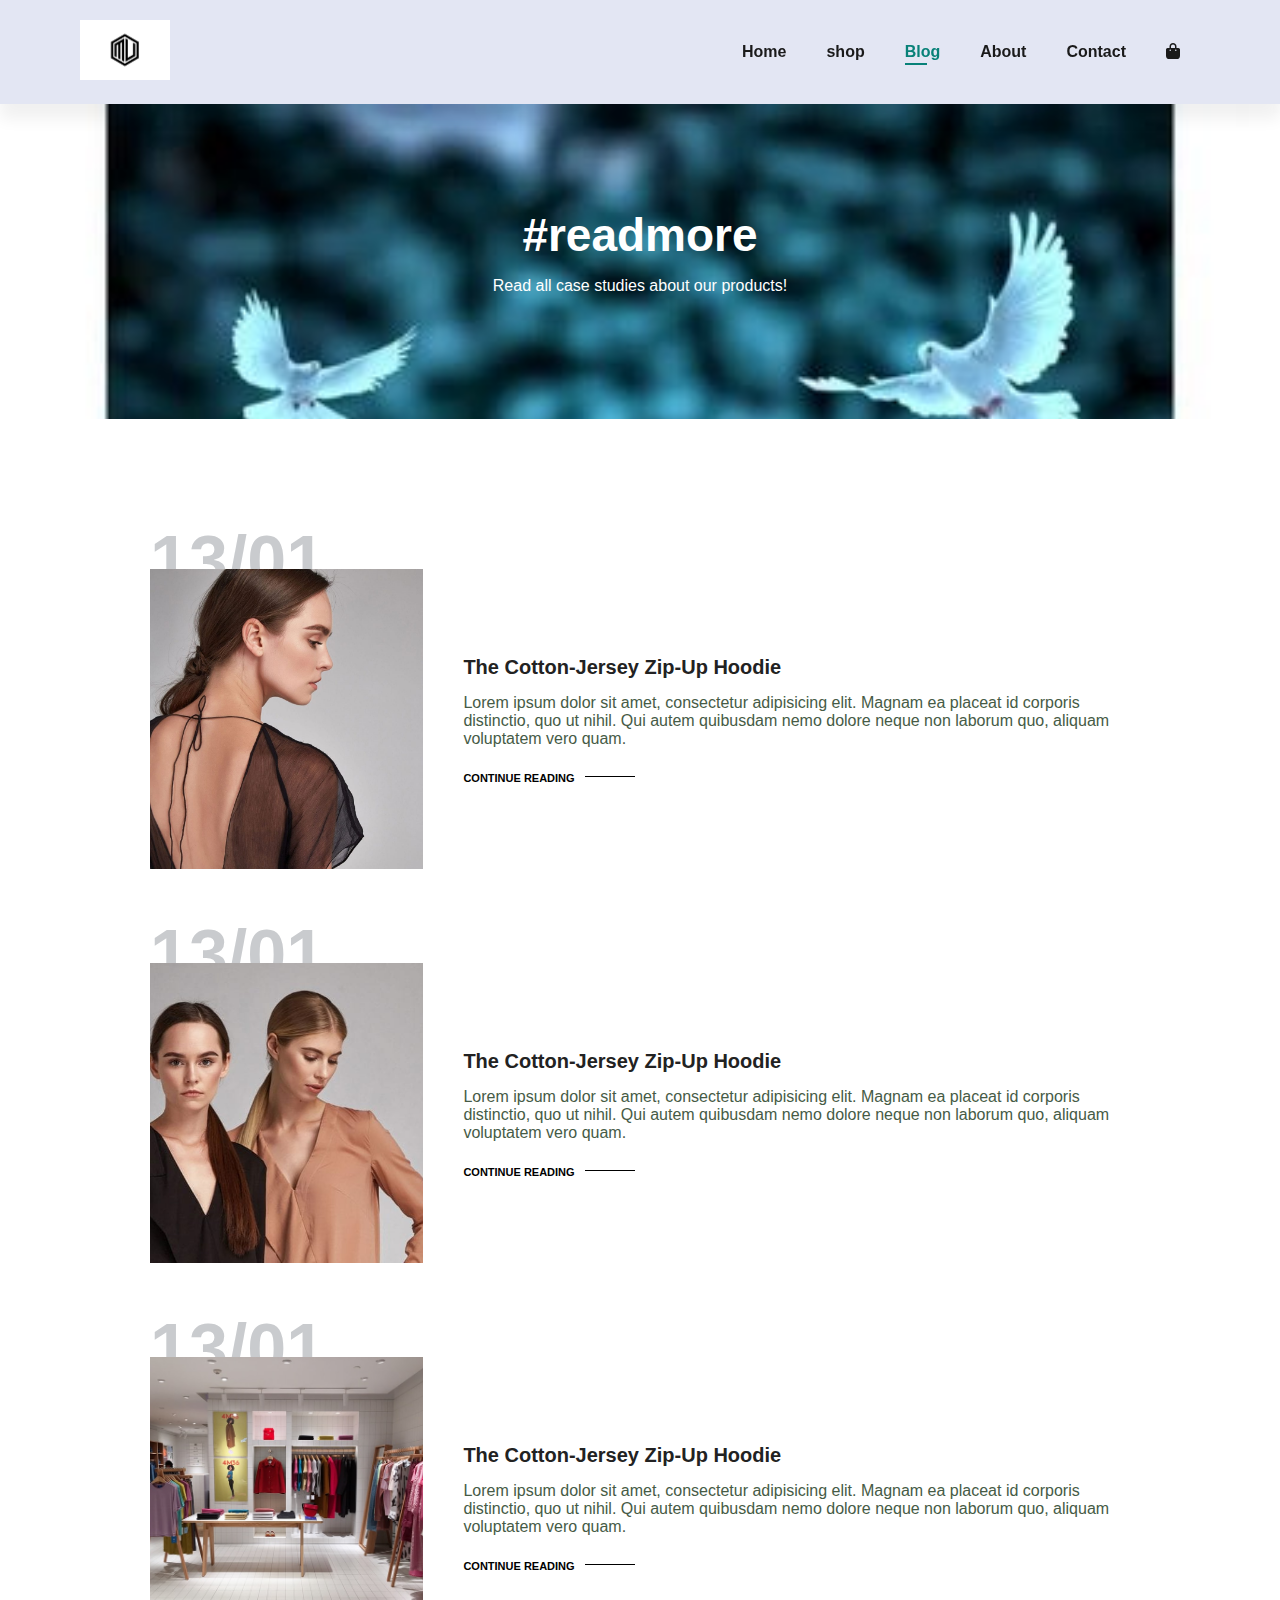
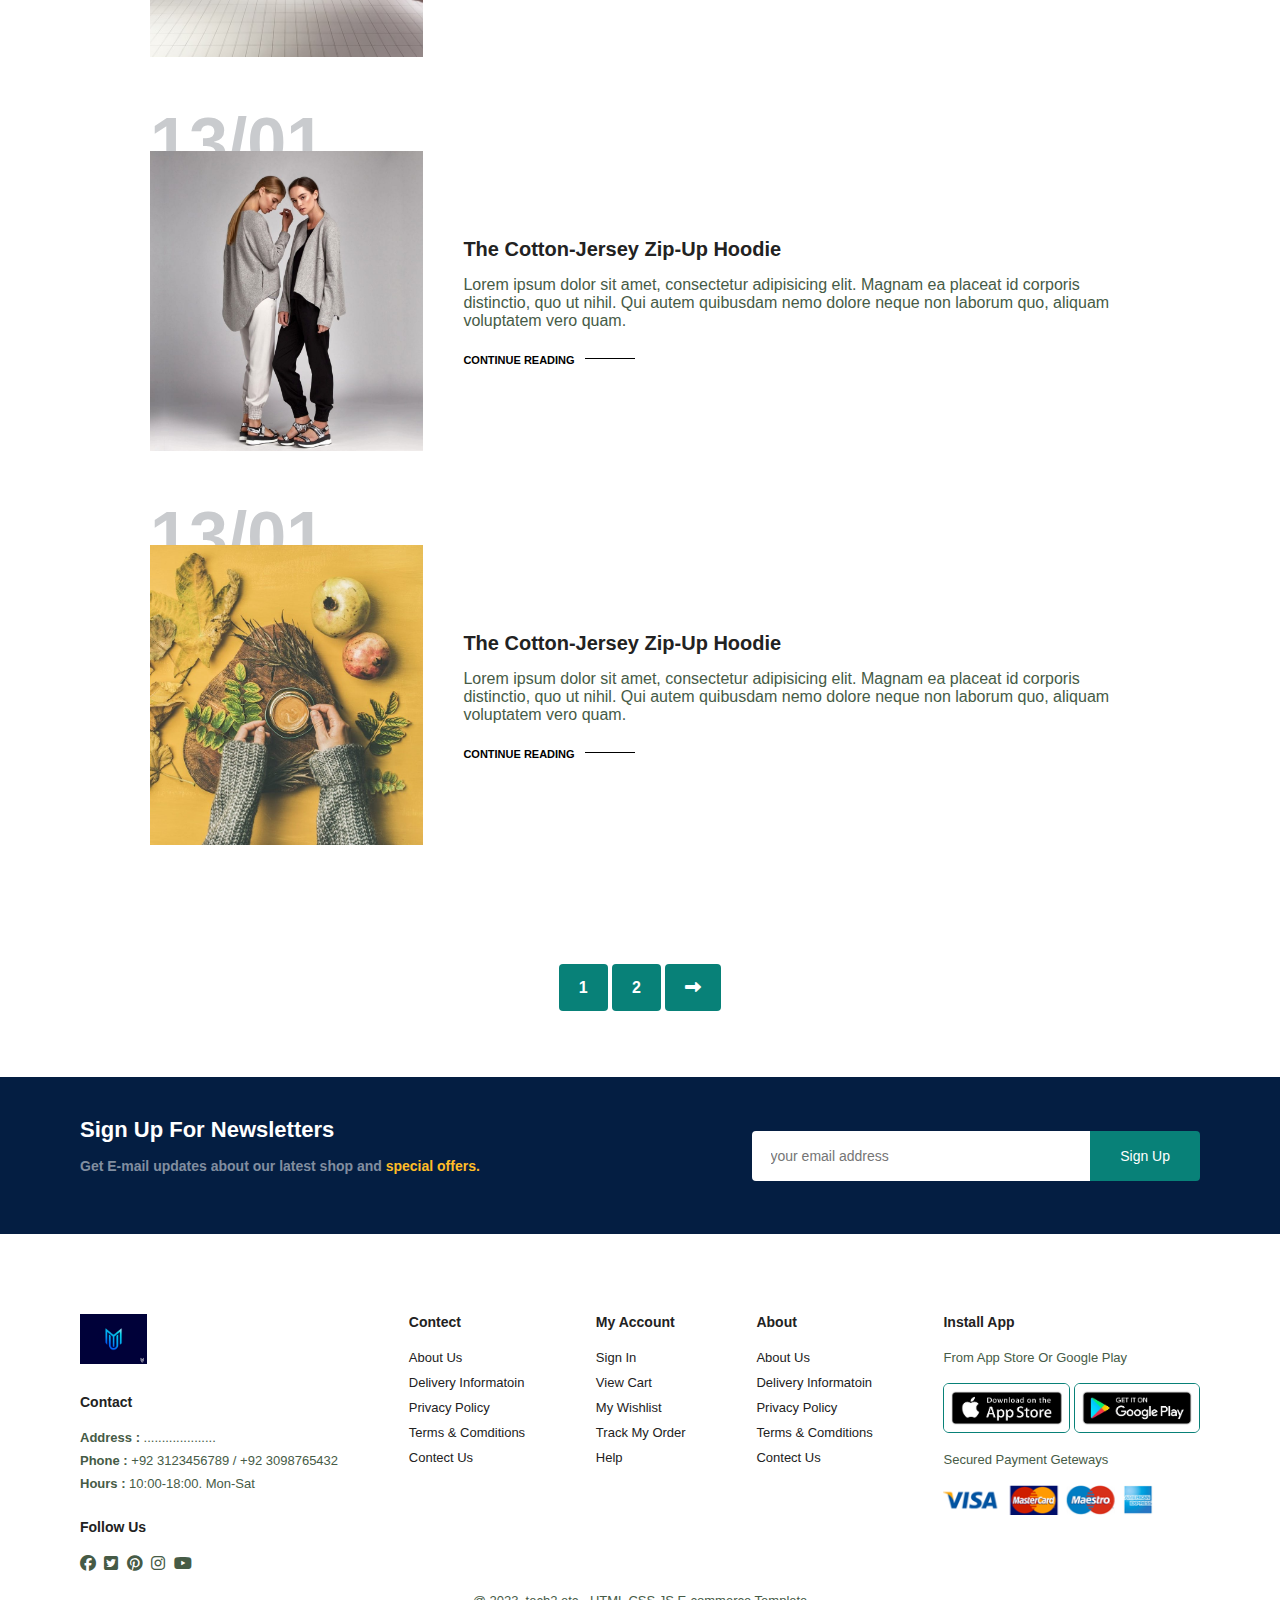
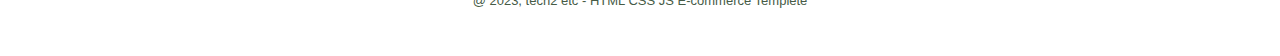
<file: blog.html>
<!DOCTYPE html>
<html lang="en">
<head>
    <meta charset="UTF-8">
    <meta name="viewport" content="width=device-width, initial-scale=1.0">
    <title>E-commerce Website</title>
    <link rel="stylesheet" href="https://cdnjs.cloudflare.com/ajax/libs/font-awesome/6.4.2/css/all.min.css">
    <link rel="stylesheet" href="style.css">
</head>
<body>
    <section id="header">
        <a href="#"><img src="img/logo2.jpeg" height="60px" class="logo" alt=""></a>
        <div>
            <ul id="navbar">
                <li><a href="index.html">Home</a></li>
                <li><a href="shop.html">shop</a></li>
                <li><a class="active" href="blog.html">Blog</a></li>
                <li><a href="about.html">About</a></li>
                <li><a href="contact.html">Contact</a></li>
                <li id="lg-bag"><a href="cart.html "><i class="fa-solid fa-bag-shopping"></i></a></li>
                <a href="#" id="close"><i class="far fa-times"></i></a>
            </ul>
        </div>
        <div id="mobile">
            <a href="cart.html "><i class="fa-solid fa-bag-shopping"></i></a>
            <i class="fa-solid fa-outdent"></i>
        </div>
    </section>

    <section id="page-header" class="blog-header">
        
        <h2>#readmore</h2>
        
        <p>Read all case studies about our products!</p>
        
    </section>

    <section id="blog">
        <div class="blog-box">
            <div class="blog-img">
                <img src="img/b1.jpg" width="50%" alt="">
            </div>
            <div class="blog-details">
                <h4>The Cotton-Jersey Zip-Up Hoodie</h4>
                <p>Lorem ipsum dolor sit amet, consectetur adipisicing elit. Magnam ea placeat id corporis distinctio, quo ut nihil.
                     Qui autem quibusdam nemo dolore neque non laborum quo, aliquam voluptatem vero quam.</p>
                     <a href="#">CONTINUE READING</a>
            </div>
            <h1>13/01</h1>
        </div>
        <div class="blog-box">
            <div class="blog-img">
                <img src="img/b2.jpg" width="50%" alt="">
            </div>
            <div class="blog-details">
                <h4>The Cotton-Jersey Zip-Up Hoodie</h4>
                <p>Lorem ipsum dolor sit amet, consectetur adipisicing elit. Magnam ea placeat id corporis distinctio, quo ut nihil.
                     Qui autem quibusdam nemo dolore neque non laborum quo, aliquam voluptatem vero quam.</p>
                     <a href="#">CONTINUE READING</a>
            </div>
            <h1>13/01</h1>
        </div>
        <div class="blog-box">
            <div class="blog-img">
                <img src="img/b3.jpg" width="50%" alt="">
            </div>
            <div class="blog-details">
                <h4>The Cotton-Jersey Zip-Up Hoodie</h4>
                <p>Lorem ipsum dolor sit amet, consectetur adipisicing elit. Magnam ea placeat id corporis distinctio, quo ut nihil.
                     Qui autem quibusdam nemo dolore neque non laborum quo, aliquam voluptatem vero quam.</p>
                     <a href="#">CONTINUE READING</a>
            </div>
            <h1>13/01</h1>
        </div>
        <div class="blog-box">
            <div class="blog-img">
                <img src="img/b4.jpg" width="50%" alt="">
            </div>
            <div class="blog-details">
                <h4>The Cotton-Jersey Zip-Up Hoodie</h4>
                <p>Lorem ipsum dolor sit amet, consectetur adipisicing elit. Magnam ea placeat id corporis distinctio, quo ut nihil.
                     Qui autem quibusdam nemo dolore neque non laborum quo, aliquam voluptatem vero quam.</p>
                     <a href="#">CONTINUE READING</a>
            </div>
            <h1>13/01</h1>
        </div>
        <div class="blog-box">
            <div class="blog-img">
                <img src="img/b6.jpg" width="50%" alt="">
            </div>
            <div class="blog-details">
                <h4>The Cotton-Jersey Zip-Up Hoodie</h4>
                <p>Lorem ipsum dolor sit amet, consectetur adipisicing elit. Magnam ea placeat id corporis distinctio, quo ut nihil.
                     Qui autem quibusdam nemo dolore neque non laborum quo, aliquam voluptatem vero quam.</p>
                     <a href="#">CONTINUE READING</a>
            </div>
            <h1>13/01</h1>
        </div>
        </div>
    </section>

    <section id="pagination" class="section-p1">
        <a href="#">1</a>
        <a href="#">2</a>
        <a href="#"><i class="fa-solid fa-right-long"></i></a>
    </section>

    <section id="newsletter" class="section-p1 section-m1">
        <div class="newstext">
            <h4>Sign Up For Newsletters</h4>
            <p>Get E-mail updates about our latest shop and <span>special offers.</span></p>
        </div>
        <div class="form">
            <input type="text" placeholder="your email address">
            <button class="normal">Sign Up</button>
        </div>
    </section>

    <footer class="section-p1">
        <div class="col">
            <img class="logo" src="img/Mu Logo.jpeg" height="50px" alt="">
            <h4>Contact</h4>
            <p><strong>Address :</strong> ....................</p>
            <p><strong>Phone :</strong> +92 3123456789 / +92 3098765432</p>
            <p><strong>Hours :</strong> 10:00-18:00. Mon-Sat</p>
            <div class="follow">
                <h4>Follow Us</h4>
                <div class="icon">
                    <i class="fa-brands fa-facebook"></i>
                    <i class="fa-brands fa-square-twitter"></i>
                    <i class="fa-brands fa-pinterest"></i>
                    <i class="fa-brands fa-instagram"></i>
                    <i class="fa-brands fa-youtube"></i>
                </div>
        </div>
        <!-- <div class="follow">
            <h4>Follow Us</h4>
            <div class="icon">
                <i class="fa-brands fa-facebook"></i>
                <i class="fa-brands fa-square-twitter"></i>
                <i class="fa-brands fa-pinterest"></i>
                <i class="fa-brands fa-instagram"></i>
                <i class="fa-brands fa-youtube"></i>
            </div> -->
        </div>
        <div class="col">
            <h4>Contect</h4>
            <a href="#">About Us</a>
            <a href="#">Delivery Informatoin</a>
            <a href="#">Privacy Policy</a>
            <a href="#">Terms & Comditions</a>
            <a href="#">Contect Us</a>
        </div>
        <div class="col">
            <h4>My Account</h4>
            <a href="#">Sign In</a>
            <a href="#">View Cart</a>
            <a href="#">My Wishlist</a>
            <a href="#">Track My Order</a>
            <a href="#">Help</a>
        </div>
        <div class="col">
            <h4>About</h4>
            <a href="#">About Us</a>
            <a href="#">Delivery Informatoin</a>
            <a href="#">Privacy Policy</a>
            <a href="#">Terms & Comditions</a>
            <a href="#">Contect Us</a>
        </div>

        <div class="col install">
            <h4>Install App</h4>
            <p>From App Store Or Google Play</p>
            <div class="row">
                <img src="img/store.jpeg" height="50px" alt="">
                <img src="img/play.jpeg" height="50px" alt="">
            </div>
            <p>Secured Payment Geteways</p>
            <img src="img/pay.png" height= "30px" alt="">
        </div>
        <div class="copyright">
            <p>@ 2023, tech2 etc - HTML CSS JS E-commerce Templete</p>
        </div>

    </footer>


    <script src="script.js"></script>
</body>
</html>
</file>
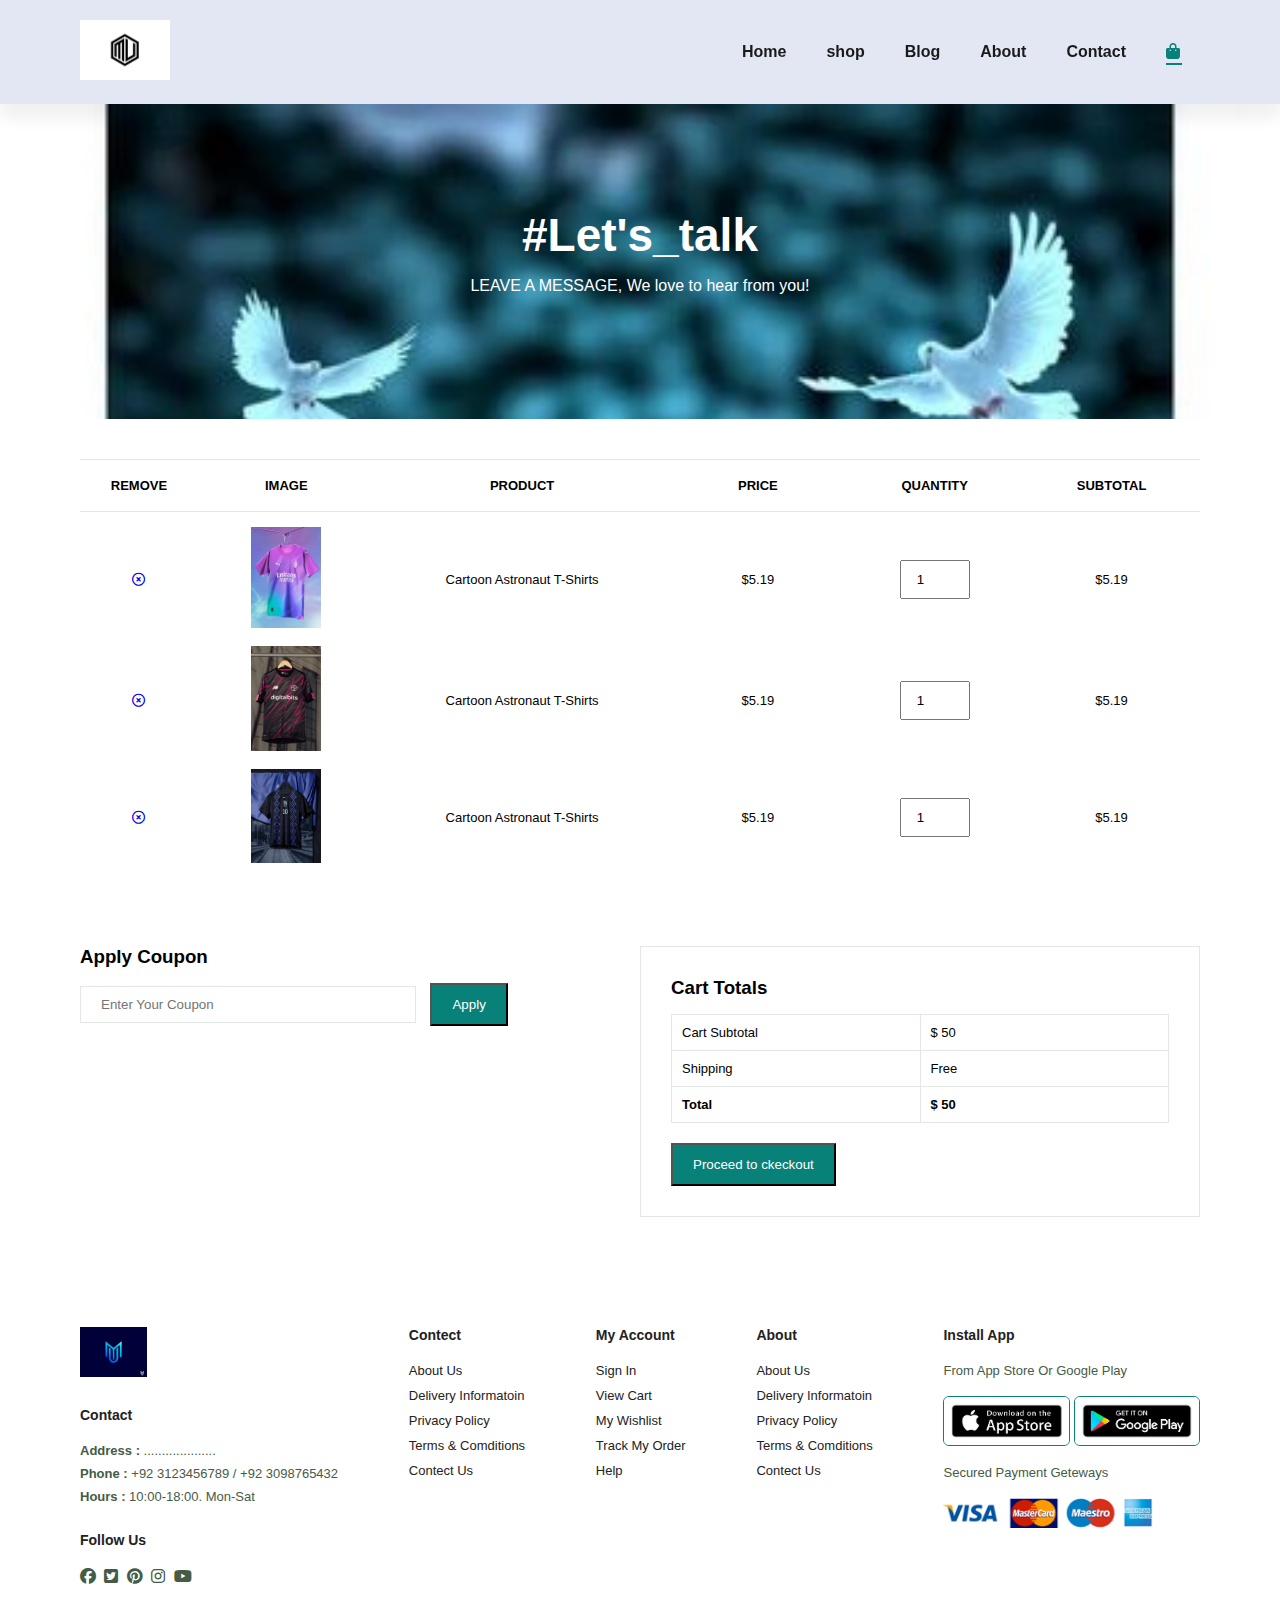
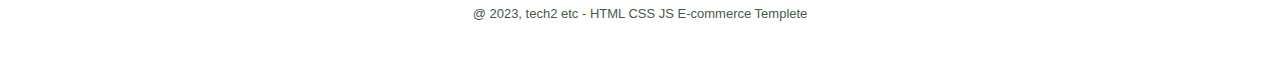
<file: cart.html>
<!DOCTYPE html>
<html lang="en">
<head>
    <meta charset="UTF-8">
    <meta name="viewport" content="width=device-width, initial-scale=1.0">
    <title>E-commerce Website</title>
    <link rel="stylesheet" href="https://cdnjs.cloudflare.com/ajax/libs/font-awesome/6.4.2/css/all.min.css">
    <link rel="stylesheet" href="style.css">
</head>
<body>
    <section id="header">
        <a href="#"><img src="img/logo2.jpeg" height="60px" class="logo" alt=""></a>
        <div>
            <ul id="navbar">
                <li><a href="index.html">Home</a></li>
                <li><a href="shop.html">shop</a></li>
                <li><a href="blog.html">Blog</a></li>
                <li><a href="about.html">About</a></li>
                <li><a href="contact.html">Contact</a></li>
                <li id="lg-bag"><a class="active" href="cart.html "><i class="fa-solid fa-bag-shopping"></i></a></li>
                <a href="#" id="close"><i class="far fa-times"></i></a>
            </ul>
        </div>
        <div id="mobile">
            <a href="cart.html "><i class="fa-solid fa-bag-shopping"></i></a>
            <i class="fa-solid fa-outdent"></i>
        </div>
    </section>

    <section id="page-header" class="about-header">
        
        <h2>#Let's_talk</h2>
        
        <p>LEAVE A MESSAGE, We love to hear from you!</p>
        
    </section>

    <section id="cart" class="section-p1">
        <table width="100%">
            <thead>
                <tr>
                    <td>Remove</td>
                    <td>Image</td>
                    <td>Product</td>
                    <td>Price</td>
                    <td>Quantity</td>
                    <td>Subtotal</td>
                </tr>
            </thead>
            <tbody>
                <tr>
                    <td><a href="#"><i class="far fa-times-circle"></i></a></td>
                    <td><img src="img/shirt 5.jpeg" alt=""></td>
                    <td>Cartoon Astronaut T-Shirts</td>
                    <td>$5.19</td>
                    <td><input type="number" value="1"></td>
                    <td>$5.19</td>
                </tr>
                <tr>
                    <td><a href="#"><i class="far fa-times-circle"></i></a></td>
                    <td><img src="img/shirt 6.jpeg" alt=""></td>
                    <td>Cartoon Astronaut T-Shirts</td>
                    <td>$5.19</td>
                    <td><input type="number" value="1"></td>
                    <td>$5.19</td>
                </tr>
                <tr>
                    <td><a href="#"><i class="far fa-times-circle"></i></a></td>
                    <td><img src="img/shirt 7.jpeg" alt=""></td>
                    <td>Cartoon Astronaut T-Shirts</td>
                    <td>$5.19</td>
                    <td><input type="number" value="1"></td>
                    <td>$5.19</td>
                </tr>
            </tbody>
        </table>
    </section>

    <section id="cart-add" class="section-p1">
        <div id="coupon">
            <h3>Apply Coupon</h3>
            <div>
                <input type="text" placeholder="Enter Your Coupon">
                <button id="normal">Apply</button>
            </div>
        </div>

        <div id="subtotal">
            <h3>Cart Totals</h3>
            <table>
                <tr>
                    <td>Cart Subtotal</td>
                    <td>$ 50</td>
                </tr>
                <tr>
                    <td>Shipping</td>
                    <td>Free</td>
                </tr>
                <tr>
                    <td><strong>Total</strong></td>
                    <td><strong>$ 50</strong></td>
                </tr>
            </table>
            <button id="normal">Proceed to ckeckout</button>
        </div>
    </section>

    <footer class="section-p1">
        <div class="col">
            <img class="logo" src="img/Mu Logo.jpeg" height="50px" alt="">
            <h4>Contact</h4>
            <p><strong>Address :</strong> ....................</p>
            <p><strong>Phone :</strong> +92 3123456789 / +92 3098765432</p>
            <p><strong>Hours :</strong> 10:00-18:00. Mon-Sat</p>
            <div class="follow">
                <h4>Follow Us</h4>
                <div class="icon">
                    <i class="fa-brands fa-facebook"></i>
                    <i class="fa-brands fa-square-twitter"></i>
                    <i class="fa-brands fa-pinterest"></i>
                    <i class="fa-brands fa-instagram"></i>
                    <i class="fa-brands fa-youtube"></i>
                </div>
        </div>
        <!-- <div class="follow">
            <h4>Follow Us</h4>
            <div class="icon">
                <i class="fa-brands fa-facebook"></i>
                <i class="fa-brands fa-square-twitter"></i>
                <i class="fa-brands fa-pinterest"></i>
                <i class="fa-brands fa-instagram"></i>
                <i class="fa-brands fa-youtube"></i>
            </div> -->
        </div>
        <div class="col">
            <h4>Contect</h4>
            <a href="#">About Us</a>
            <a href="#">Delivery Informatoin</a>
            <a href="#">Privacy Policy</a>
            <a href="#">Terms & Comditions</a>
            <a href="#">Contect Us</a>
        </div>
        <div class="col">
            <h4>My Account</h4>
            <a href="#">Sign In</a>
            <a href="#">View Cart</a>
            <a href="#">My Wishlist</a>
            <a href="#">Track My Order</a>
            <a href="#">Help</a>
        </div>
        <div class="col">
            <h4>About</h4>
            <a href="#">About Us</a>
            <a href="#">Delivery Informatoin</a>
            <a href="#">Privacy Policy</a>
            <a href="#">Terms & Comditions</a>
            <a href="#">Contect Us</a>
        </div>

        <div class="col install">
            <h4>Install App</h4>
            <p>From App Store Or Google Play</p>
            <div class="row">
                <img src="img/store.jpeg" height="50px" alt="">
                <img src="img/play.jpeg" height="50px" alt="">
            </div>
            <p>Secured Payment Geteways</p>
            <img src="img/pay.png" height= "30px" alt="">
        </div>
        <div class="copyright">
            <p>@ 2023, tech2 etc - HTML CSS JS E-commerce Templete</p>
        </div>

    </footer>


    <script src="script.js"></script>
</body>
</html>
</file>
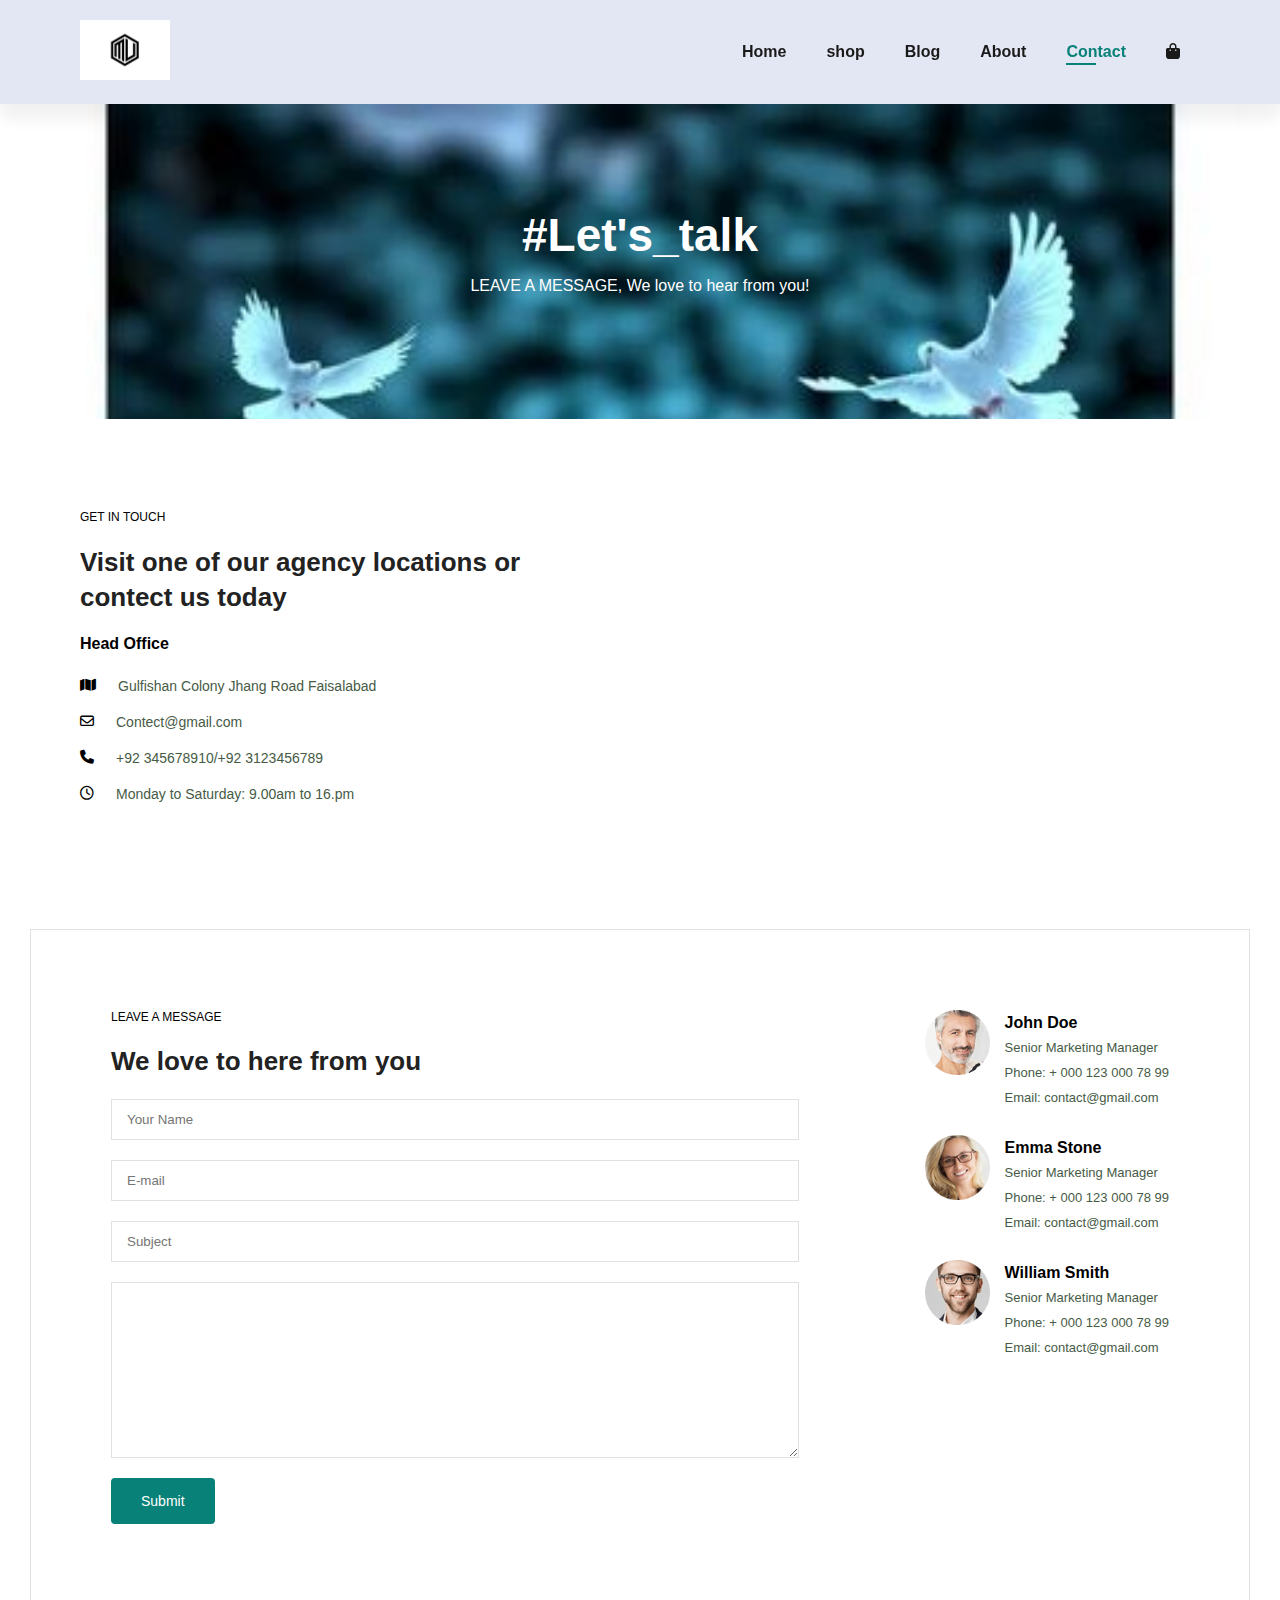
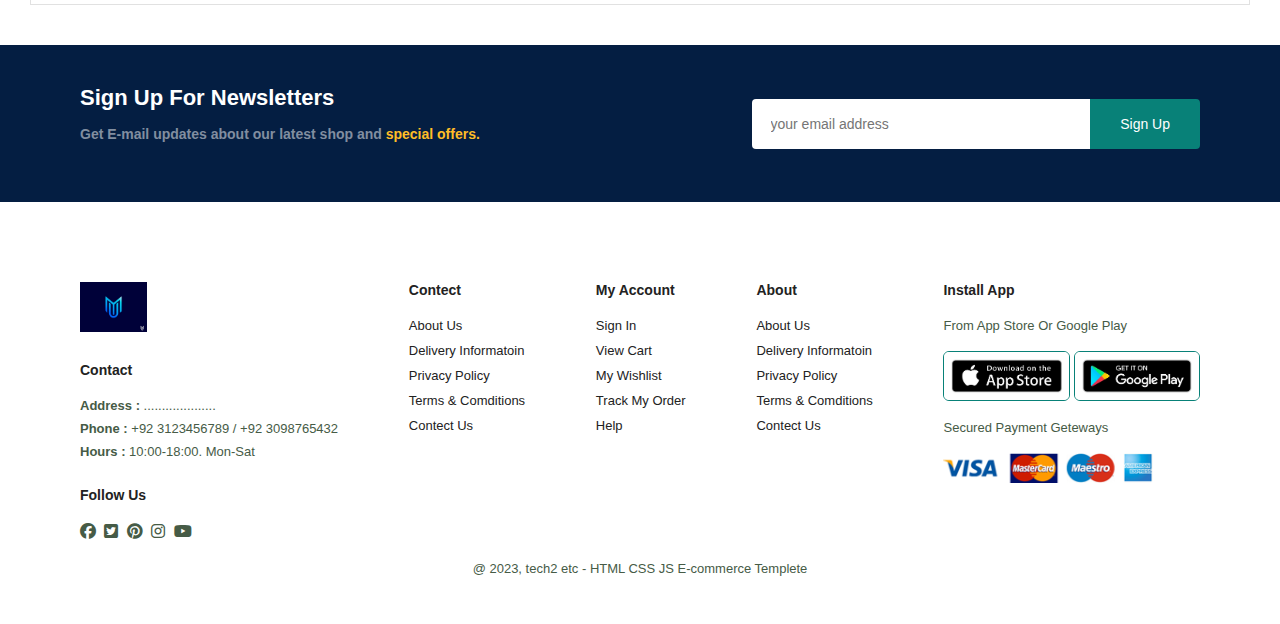
<file: contact.html>
<!DOCTYPE html>
<html lang="en">
<head>
    <meta charset="UTF-8">
    <meta name="viewport" content="width=device-width, initial-scale=1.0">
    <title>E-commerce Website</title>
    <link rel="stylesheet" href="https://cdnjs.cloudflare.com/ajax/libs/font-awesome/6.4.2/css/all.min.css">
    <link rel="stylesheet" href="style.css">
</head>
<body>
    <section id="header">
        <a href="#"><img src="img/logo2.jpeg" height="60px" class="logo" alt=""></a>
        <div>
            <ul id="navbar">
                <li><a href="index.html">Home</a></li>
                <li><a href="shop.html">shop</a></li>
                <li><a href="blog.html">Blog</a></li>
                <li><a href="about.html">About</a></li>
                <li><a class="active" href="contact.html">Contact</a></li>
                <li id="lg-bag"><a href="cart.html "><i class="fa-solid fa-bag-shopping"></i></a></li>
                <a href="#" id="close"><i class="far fa-times"></i></a>
            </ul>
        </div>
        <div id="mobile">
            <a href="cart.html "><i class="fa-solid fa-bag-shopping"></i></a>
            <i class="fa-solid fa-outdent"></i>
        </div>
    </section>

    <section id="page-header" class="about-header">
        
        <h2>#Let's_talk</h2>
        
        <p>LEAVE A MESSAGE, We love to hear from you!</p>
        
    </section>

    <section id="contact-details" class="section-p1">
        <div class="details">
            <span>GET IN TOUCH</span>
            <h2>Visit one of our agency locations or contect us today</h2>
            <h3>Head Office</h3>
            <div>
                <li>
                    <i class="fa-solid fa-map"></i>
                    <p>Gulfishan Colony Jhang Road Faisalabad</p>
                </li>
                <li>
                    <i class="fa-regular fa-envelope"></i>
                    <p>Contect@gmail.com</p>
                </li>
                <li>
                    <i class="fa-solid fa-phone"></i>
                    <p>+92 345678910/+92 3123456789</p>
                </li>
                <li>
                    <i class="fa-regular fa-clock"></i>
                    <p>Monday to Saturday: 9.00am to 16.pm</p>
                </li>
            </div>
        </div>
        <div class="map">
            <iframe src="https://www.google.com/maps/embed?pb=!1m18!1m12!1m3!1d217897.6204598941!2d72.92448447545594!3d31.423759042687582!2m3!1f0!2f0!3f0!3m2!1i1024!2i768!4f13.1!3m3!1m2!1s0x392242a895a55ca9%3A0xdec58f88932671c6!2sFaisalabad%2C%20Punjab%2C%20Pakistan!5e0!3m2!1sen!2s!4v1700127216971!5m2!1sen!2s" width="600" height="450" style="border:0;" allowfullscreen="" loading="lazy" referrerpolicy="no-referrer-when-downgrade"></iframe>
        </div>
    </section>

    <section id="form-details">
        <form action="">
            <span>LEAVE A MESSAGE</span>
            <h2>We love to here from you</h2>
            <input type="text" placeholder="Your Name">
            <input type="text" placeholder="E-mail">
            <input type="text" placeholder="Subject">
            <textarea name="" id="" cols="30" rows="10" placeholder="Your Message">
            </textarea>
            <button class="normal">Submit</button>
        </form>

        <div class="people">
            <div>
                <img src="img/1.png" alt="">
                <p><span>John Doe</span> Senior Marketing Manager <br> Phone: + 000 123
                000 78 99 <br>Email: contact@gmail.com</p>
            </div>
            <div>
                <img src="img/3.png" alt="">
                <p><span>Emma Stone</span> Senior Marketing Manager <br> Phone: + 000 123
                000 78 99 <br>Email: contact@gmail.com</p>
            </div>
            <div>
                <img src="img/2.png" alt="">
                <p><span>William Smith</span> Senior Marketing Manager <br> Phone: + 000 123
                000 78 99 <br>Email: contact@gmail.com</p>
            </div>
        </div>
    </section>

    <section id="newsletter" class="section-p1 section-m1">
        <div class="newstext">
            <h4>Sign Up For Newsletters</h4>
            <p>Get E-mail updates about our latest shop and <span>special offers.</span></p>
        </div>
        <div class="form">
            <input type="text" placeholder="your email address">
            <button class="normal">Sign Up</button>
        </div>
    </section>


    <footer class="section-p1">
        <div class="col">
            <img class="logo" src="img/Mu Logo.jpeg" height="50px" alt="">
            <h4>Contact</h4>
            <p><strong>Address :</strong> ....................</p>
            <p><strong>Phone :</strong> +92 3123456789 / +92 3098765432</p>
            <p><strong>Hours :</strong> 10:00-18:00. Mon-Sat</p>
            <div class="follow">
                <h4>Follow Us</h4>
                <div class="icon">
                    <i class="fa-brands fa-facebook"></i>
                    <i class="fa-brands fa-square-twitter"></i>
                    <i class="fa-brands fa-pinterest"></i>
                    <i class="fa-brands fa-instagram"></i>
                    <i class="fa-brands fa-youtube"></i>
                </div>
        </div>
        <!-- <div class="follow">
            <h4>Follow Us</h4>
            <div class="icon">
                <i class="fa-brands fa-facebook"></i>
                <i class="fa-brands fa-square-twitter"></i>
                <i class="fa-brands fa-pinterest"></i>
                <i class="fa-brands fa-instagram"></i>
                <i class="fa-brands fa-youtube"></i>
            </div> -->
        </div>
        <div class="col">
            <h4>Contect</h4>
            <a href="#">About Us</a>
            <a href="#">Delivery Informatoin</a>
            <a href="#">Privacy Policy</a>
            <a href="#">Terms & Comditions</a>
            <a href="#">Contect Us</a>
        </div>
        <div class="col">
            <h4>My Account</h4>
            <a href="#">Sign In</a>
            <a href="#">View Cart</a>
            <a href="#">My Wishlist</a>
            <a href="#">Track My Order</a>
            <a href="#">Help</a>
        </div>
        <div class="col">
            <h4>About</h4>
            <a href="#">About Us</a>
            <a href="#">Delivery Informatoin</a>
            <a href="#">Privacy Policy</a>
            <a href="#">Terms & Comditions</a>
            <a href="#">Contect Us</a>
        </div>

        <div class="col install">
            <h4>Install App</h4>
            <p>From App Store Or Google Play</p>
            <div class="row">
                <img src="img/store.jpeg" height="50px" alt="">
                <img src="img/play.jpeg" height="50px" alt="">
            </div>
            <p>Secured Payment Geteways</p>
            <img src="img/pay.png" height= "30px" alt="">
        </div>
        <div class="copyright">
            <p>@ 2023, tech2 etc - HTML CSS JS E-commerce Templete</p>
        </div>

    </footer>


    <script src="script.js"></script>
</body>
</html>
</file>
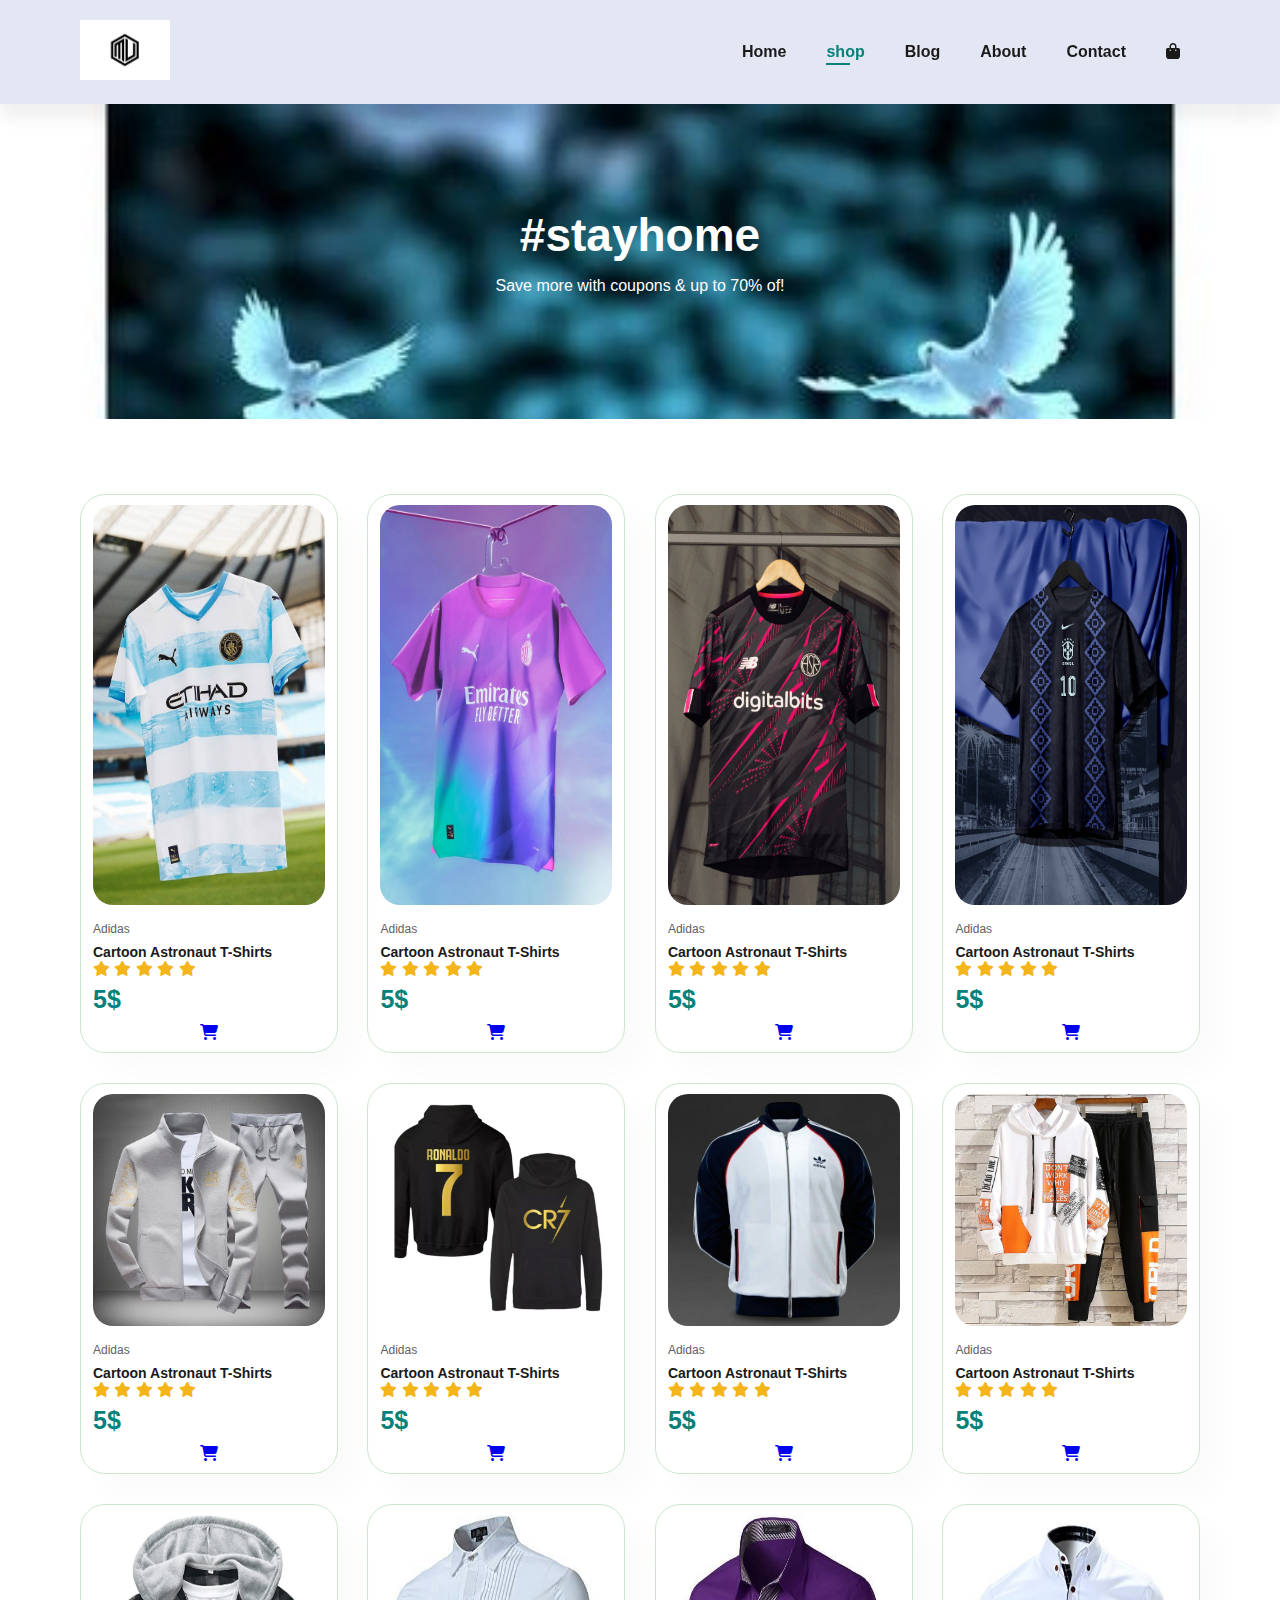
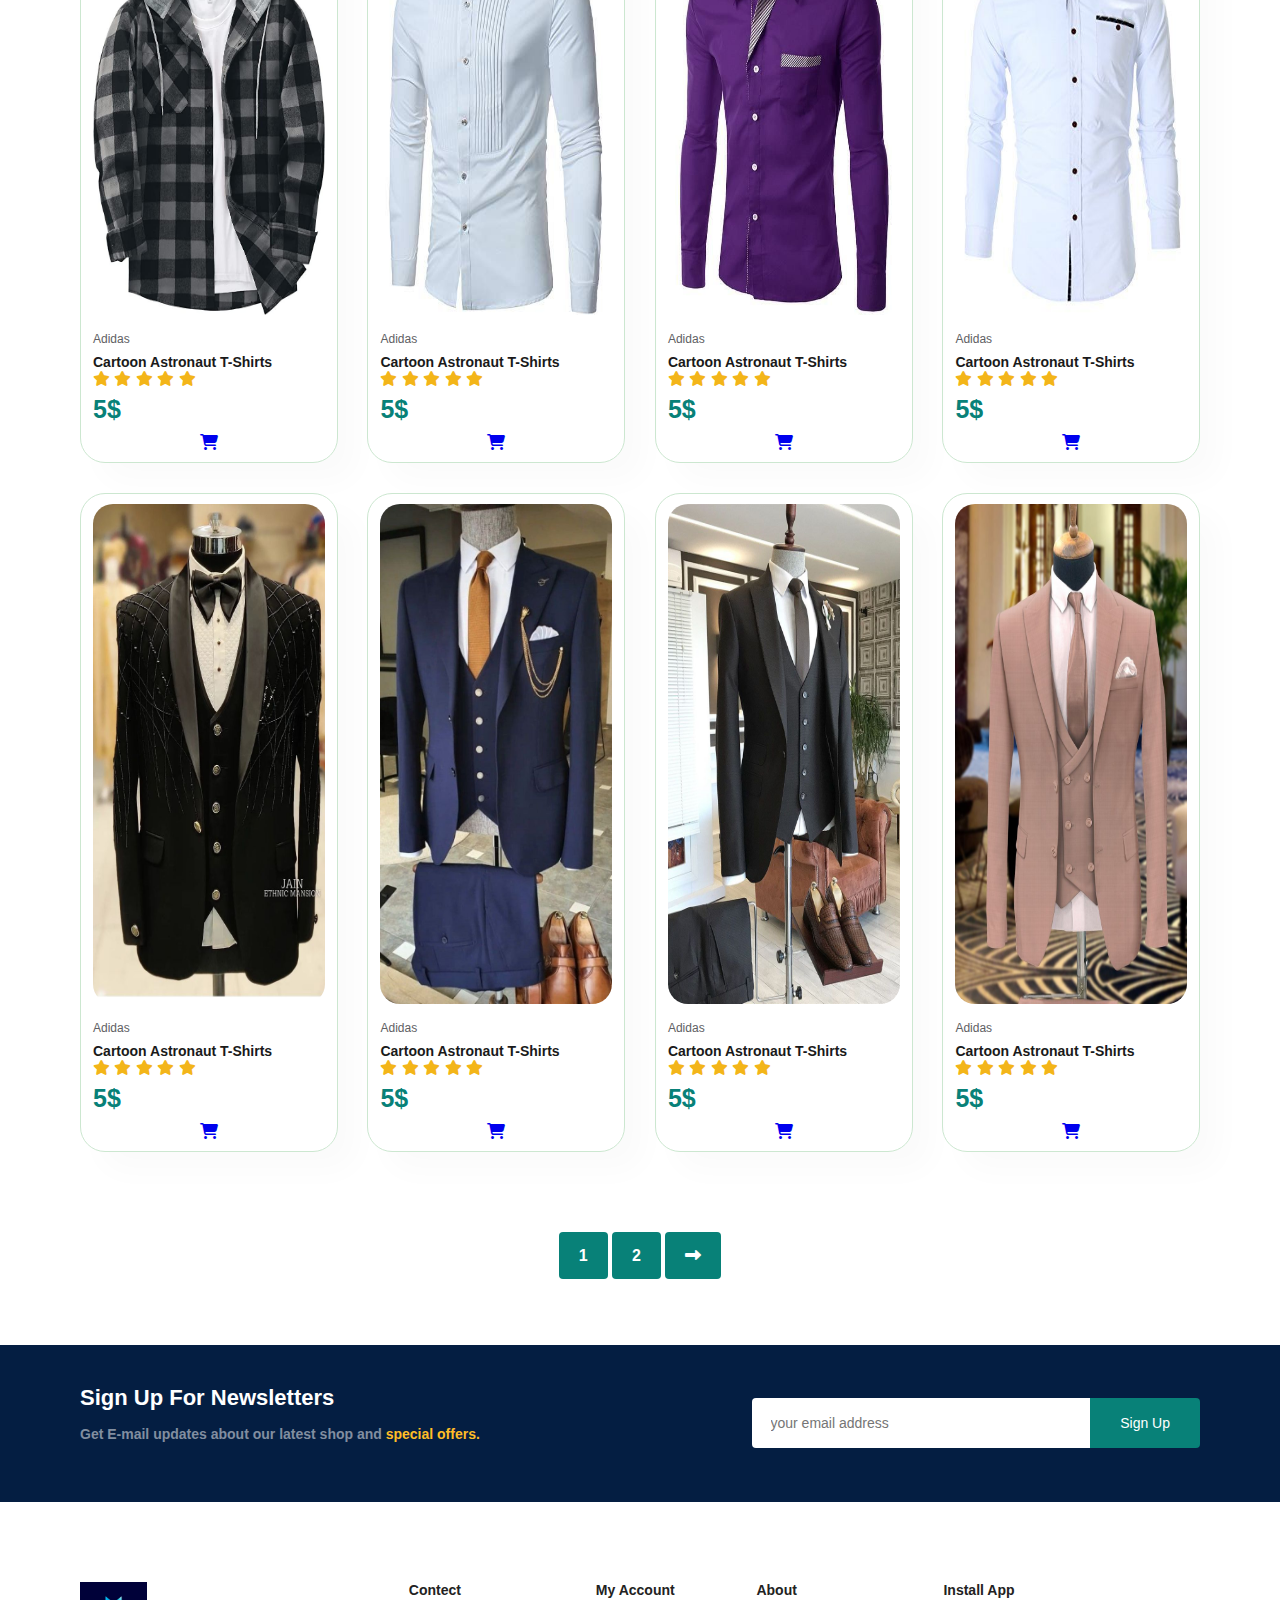
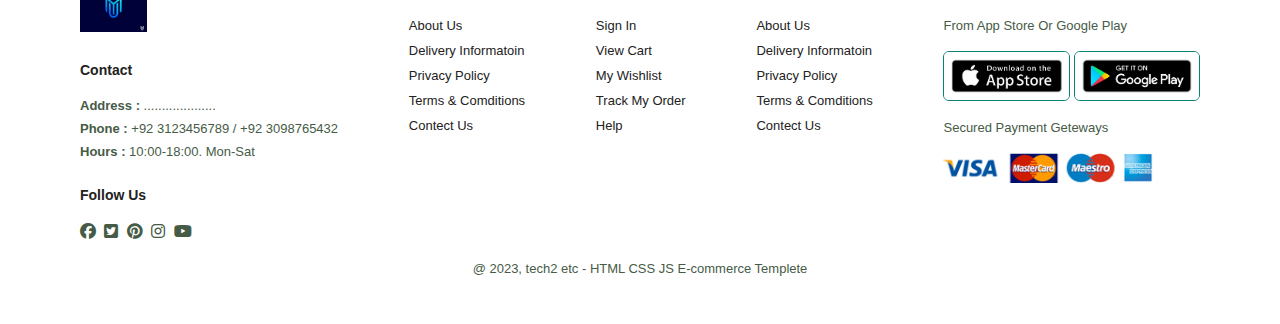
<file: shop.html>
<!DOCTYPE html>
<html lang="en">
<head>
    <meta charset="UTF-8">
    <meta name="viewport" content="width=device-width, initial-scale=1.0">
    <title>E-commerce Website</title>
    <link rel="stylesheet" href="https://cdnjs.cloudflare.com/ajax/libs/font-awesome/6.4.2/css/all.min.css">
    <link rel="stylesheet" href="style.css">
</head>
<body>
    <section id="header">
        <a href="#"><img src="img/logo2.jpeg" height="60px" class="logo" alt=""></a>
        <div>
            <ul id="navbar">
                <li><a href="index.html">Home</a></li>
                <li><a class="active" href="shop.html">shop</a></li>
                <li><a href="blog.html">Blog</a></li>
                <li><a href="about.html">About</a></li>
                <li><a href="contact.html">Contact</a></li>
                <li id="lg-bag"><a href="cart.html "><i class="fa-solid fa-bag-shopping"></i></a></li>
                <a href="#" id="close"><i class="far fa-times"></i></a>
            </ul>
        </div>
        <div id="mobile">
            <a href="cart.html "><i class="fa-solid fa-bag-shopping"></i></a>
            <i class="fa-solid fa-outdent"></i>
        </div>
    </section>

    <section id="page-header">
        
        <h2>#stayhome</h2>
        
        <p>Save more with coupons & up to 70% of!</p>
        
    </section>

    <section id="product1" class="section-p1">
        
        <div class="pro-container">
            <div class="pro" onclick="window.location.href='sproduct.html';">
                <img src="img/shirt 4.jpeg" height="400px" alt="">
                <div class="des">
                    <span>Adidas</span>
                    <h5>Cartoon Astronaut T-Shirts</h5>
                    <div class="star">
                        <i class="fas fa-star"></i>
                        <i class="fas fa-star"></i>
                        <i class="fas fa-star"></i>
                        <i class="fas fa-star"></i>
                        <i class="fas fa-star"></i>
                    </div>
                    <h4>5$</h4>
                </div>
                <a href="#"><i class="fa-solid fa-cart-shopping"></i></a>
            </div>
            <div class="pro">
                <img src="img/shirt 5.jpeg" height="400px" alt="">
                <div class="des">
                    <span>Adidas</span>
                    <h5>Cartoon Astronaut T-Shirts</h5>
                    <div class="star">
                        <i class="fas fa-star"></i>
                        <i class="fas fa-star"></i>
                        <i class="fas fa-star"></i>
                        <i class="fas fa-star"></i>
                        <i class="fas fa-star"></i>
                    </div>
                    <h4>5$</h4>
                </div>
                <a href="#"><i class="fa-solid fa-cart-shopping"></i></a>
            </div>
            <div class="pro">
                <img src="img/shirt 6.jpeg" height="400px" alt="">
                <div class="des">
                    <span>Adidas</span>
                    <h5>Cartoon Astronaut T-Shirts</h5>
                    <div class="star">
                        <i class="fas fa-star"></i>
                        <i class="fas fa-star"></i>
                        <i class="fas fa-star"></i>
                        <i class="fas fa-star"></i>
                        <i class="fas fa-star"></i>
                    </div>
                    <h4>5$</h4>
                </div>
                <a href="#"><i class="fa-solid fa-cart-shopping"></i></a>
            </div>
            <div class="pro">
                <img src="img/shirt 7.jpeg" height="400px" alt="">
                <div class="des">
                    <span>Adidas</span>
                    <h5>Cartoon Astronaut T-Shirts</h5>
                    <div class="star">
                        <i class="fas fa-star"></i>
                        <i class="fas fa-star"></i>
                        <i class="fas fa-star"></i>
                        <i class="fas fa-star"></i>
                        <i class="fas fa-star"></i>
                    </div>
                    <h4>5$</h4>
                </div>
                <a href="#"><i class="fa-solid fa-cart-shopping"></i></a>
            </div>
            <div class="pro" onclick="window.location.href='sproduct.html';">
                <img src="img/Tracksuit.jpeg" alt="">
                <div class="des">
                    <span>Adidas</span>
                    <h5>Cartoon Astronaut T-Shirts</h5>
                    <div class="star">
                        <i class="fas fa-star"></i>
                        <i class="fas fa-star"></i>
                        <i class="fas fa-star"></i>
                        <i class="fas fa-star"></i>
                        <i class="fas fa-star"></i>
                    </div>
                    <h4>5$</h4>
                </div>
                <a href="#"><i class="fa-solid fa-cart-shopping"></i></a>
            </div>
            <div class="pro">
                <img src="img/Tracksuit-1.jpeg" alt="">
                <div class="des">
                    <span>Adidas</span>
                    <h5>Cartoon Astronaut T-Shirts</h5>
                    <div class="star">
                        <i class="fas fa-star"></i>
                        <i class="fas fa-star"></i>
                        <i class="fas fa-star"></i>
                        <i class="fas fa-star"></i>
                        <i class="fas fa-star"></i>
                    </div>
                    <h4>5$</h4>
                </div>
                <a href="#"><i class="fa-solid fa-cart-shopping"></i></a>
            </div>
            <div class="pro">
                <img src="img/Tracksuit-2.jpeg" alt="">
                <div class="des">
                    <span>Adidas</span>
                    <h5>Cartoon Astronaut T-Shirts</h5>
                    <div class="star">
                        <i class="fas fa-star"></i>
                        <i class="fas fa-star"></i>
                        <i class="fas fa-star"></i>
                        <i class="fas fa-star"></i>
                        <i class="fas fa-star"></i>
                    </div>
                    <h4>5$</h4>
                </div>
                <a href="#"><i class="fa-solid fa-cart-shopping"></i></a>
            </div>
            <div class="pro">
                <img src="img/Tracksuit-3.jpeg" alt="">
                <div class="des">
                    <span>Adidas</span>
                    <h5>Cartoon Astronaut T-Shirts</h5>
                    <div class="star">
                        <i class="fas fa-star"></i>
                        <i class="fas fa-star"></i>
                        <i class="fas fa-star"></i>
                        <i class="fas fa-star"></i>
                        <i class="fas fa-star"></i>
                    </div>
                    <h4>5$</h4>
                </div>
                <a href="#"><i class="fa-solid fa-cart-shopping"></i></a>
            </div>
        
            <div class="pro" onclick="window.location.href='sproduct.html';">
                <img src="img/Shirt.jpeg" height="400px" alt="">
                <div class="des">
                    <span>Adidas</span>
                    <h5>Cartoon Astronaut T-Shirts</h5>
                    <div class="star">
                        <i class="fas fa-star"></i>
                        <i class="fas fa-star"></i>
                        <i class="fas fa-star"></i>
                        <i class="fas fa-star"></i>
                        <i class="fas fa-star"></i>
                    </div>
                    <h4>5$</h4>
                </div>
                <a href="#"><i class="fa-solid fa-cart-shopping"></i></a>
            </div>
            <div class="pro">
                <img src="img/Shirt-1.jpeg" height="400px" alt="">
                <div class="des">
                    <span>Adidas</span>
                    <h5>Cartoon Astronaut T-Shirts</h5>
                    <div class="star">
                        <i class="fas fa-star"></i>
                        <i class="fas fa-star"></i>
                        <i class="fas fa-star"></i>
                        <i class="fas fa-star"></i>
                        <i class="fas fa-star"></i>
                    </div>
                    <h4>5$</h4>
                </div>
                <a href="#"><i class="fa-solid fa-cart-shopping"></i></a>
            </div>
            <div class="pro">
                <img src="img/Shirt-2.jpeg" height="400px" alt="">
                <div class="des">
                    <span>Adidas</span>
                    <h5>Cartoon Astronaut T-Shirts</h5>
                    <div class="star">
                        <i class="fas fa-star"></i>
                        <i class="fas fa-star"></i>
                        <i class="fas fa-star"></i>
                        <i class="fas fa-star"></i>
                        <i class="fas fa-star"></i>
                    </div>
                    <h4>5$</h4>
                </div>
                <a href="#"><i class="fa-solid fa-cart-shopping"></i></a>
            </div>
            <div class="pro">
                <img src="img/Shirt-3.jpeg" height="400px" alt="">
                <div class="des">
                    <span>Adidas</span>
                    <h5>Cartoon Astronaut T-Shirts</h5>
                    <div class="star">
                        <i class="fas fa-star"></i>
                        <i class="fas fa-star"></i>
                        <i class="fas fa-star"></i>
                        <i class="fas fa-star"></i>
                        <i class="fas fa-star"></i>
                    </div>
                    <h4>5$</h4>
                </div>
                <a href="#"><i class="fa-solid fa-cart-shopping"></i></a>
            </div>
            <div class="pro" onclick="window.location.href='sproduct.html';">
                <img src="img/3-piece.jpeg" height="500px" alt="">
                <div class="des">
                    <span>Adidas</span>
                    <h5>Cartoon Astronaut T-Shirts</h5>
                    <div class="star">
                        <i class="fas fa-star"></i>
                        <i class="fas fa-star"></i>
                        <i class="fas fa-star"></i>
                        <i class="fas fa-star"></i>
                        <i class="fas fa-star"></i>
                    </div>
                    <h4>5$</h4>
                </div>
                <a href="#"><i class="fa-solid fa-cart-shopping"></i></a>
            </div>
            <div class="pro">
                <img src="img/3-piece 1.jpeg" height="500px" alt="">
                <div class="des">
                    <span>Adidas</span>
                    <h5>Cartoon Astronaut T-Shirts</h5>
                    <div class="star">
                        <i class="fas fa-star"></i>
                        <i class="fas fa-star"></i>
                        <i class="fas fa-star"></i>
                        <i class="fas fa-star"></i>
                        <i class="fas fa-star"></i>
                    </div>
                    <h4>5$</h4>
                </div>
                <a href="#"><i class="fa-solid fa-cart-shopping"></i></a>
            </div>
            <div class="pro">
                <img src="img/3-piece 2.jpeg" height="500px" alt="">
                <div class="des">
                    <span>Adidas</span>
                    <h5>Cartoon Astronaut T-Shirts</h5>
                    <div class="star">
                        <i class="fas fa-star"></i>
                        <i class="fas fa-star"></i>
                        <i class="fas fa-star"></i>
                        <i class="fas fa-star"></i>
                        <i class="fas fa-star"></i>
                    </div>
                    <h4>5$</h4>
                </div>
                <a href="#"><i class="fa-solid fa-cart-shopping"></i></a>
            </div>
            <div class="pro">
                <img src="img/3-piece 3.jpeg" height="500px" alt="">
                <div class="des">
                    <span>Adidas</span>
                    <h5>Cartoon Astronaut T-Shirts</h5>
                    <div class="star">
                        <i class="fas fa-star"></i>
                        <i class="fas fa-star"></i>
                        <i class="fas fa-star"></i>
                        <i class="fas fa-star"></i>
                        <i class="fas fa-star"></i>
                    </div>
                    <h4>5$</h4>
                </div>
                <a href="#"><i class="fa-solid fa-cart-shopping"></i></a>
            </div>
        </div>
    </section>

    <section id="pagination" class="section-p1">
        <a href="#">1</a>
        <a href="#">2</a>
        <a href="#"><i class="fa-solid fa-right-long"></i></a>
    </section>

    <section id="newsletter" class="section-p1 section-m1">
        <div class="newstext">
            <h4>Sign Up For Newsletters</h4>
            <p>Get E-mail updates about our latest shop and <span>special offers.</span></p>
        </div>
        <div class="form">
            <input type="text" placeholder="your email address">
            <button class="normal">Sign Up</button>
        </div>
    </section>

    <footer class="section-p1">
        <div class="col">
            <img class="logo" src="img/Mu Logo.jpeg" height="50px" alt="">
            <h4>Contact</h4>
            <p><strong>Address :</strong> ....................</p>
            <p><strong>Phone :</strong> +92 3123456789 / +92 3098765432</p>
            <p><strong>Hours :</strong> 10:00-18:00. Mon-Sat</p>
            <div class="follow">
                <h4>Follow Us</h4>
                <div class="icon">
                    <i class="fa-brands fa-facebook"></i>
                    <i class="fa-brands fa-square-twitter"></i>
                    <i class="fa-brands fa-pinterest"></i>
                    <i class="fa-brands fa-instagram"></i>
                    <i class="fa-brands fa-youtube"></i>
                </div>
        </div>
        <!-- <div class="follow">
            <h4>Follow Us</h4>
            <div class="icon">
                <i class="fa-brands fa-facebook"></i>
                <i class="fa-brands fa-square-twitter"></i>
                <i class="fa-brands fa-pinterest"></i>
                <i class="fa-brands fa-instagram"></i>
                <i class="fa-brands fa-youtube"></i>
            </div> -->
        </div>
        <div class="col">
            <h4>Contect</h4>
            <a href="#">About Us</a>
            <a href="#">Delivery Informatoin</a>
            <a href="#">Privacy Policy</a>
            <a href="#">Terms & Comditions</a>
            <a href="#">Contect Us</a>
        </div>
        <div class="col">
            <h4>My Account</h4>
            <a href="#">Sign In</a>
            <a href="#">View Cart</a>
            <a href="#">My Wishlist</a>
            <a href="#">Track My Order</a>
            <a href="#">Help</a>
        </div>
        <div class="col">
            <h4>About</h4>
            <a href="#">About Us</a>
            <a href="#">Delivery Informatoin</a>
            <a href="#">Privacy Policy</a>
            <a href="#">Terms & Comditions</a>
            <a href="#">Contect Us</a>
        </div>

        <div class="col install">
            <h4>Install App</h4>
            <p>From App Store Or Google Play</p>
            <div class="row">
                <img src="img/store.jpeg" height="50px" alt="">
                <img src="img/play.jpeg" height="50px" alt="">
            </div>
            <p>Secured Payment Geteways</p>
            <img src="img/pay.png" height= "30px" alt="">
        </div>
        <div class="copyright">
            <p>@ 2023, tech2 etc - HTML CSS JS E-commerce Templete</p>
        </div>

    </footer>


    <script src="script.js"></script>
</body>
</html>
</file>
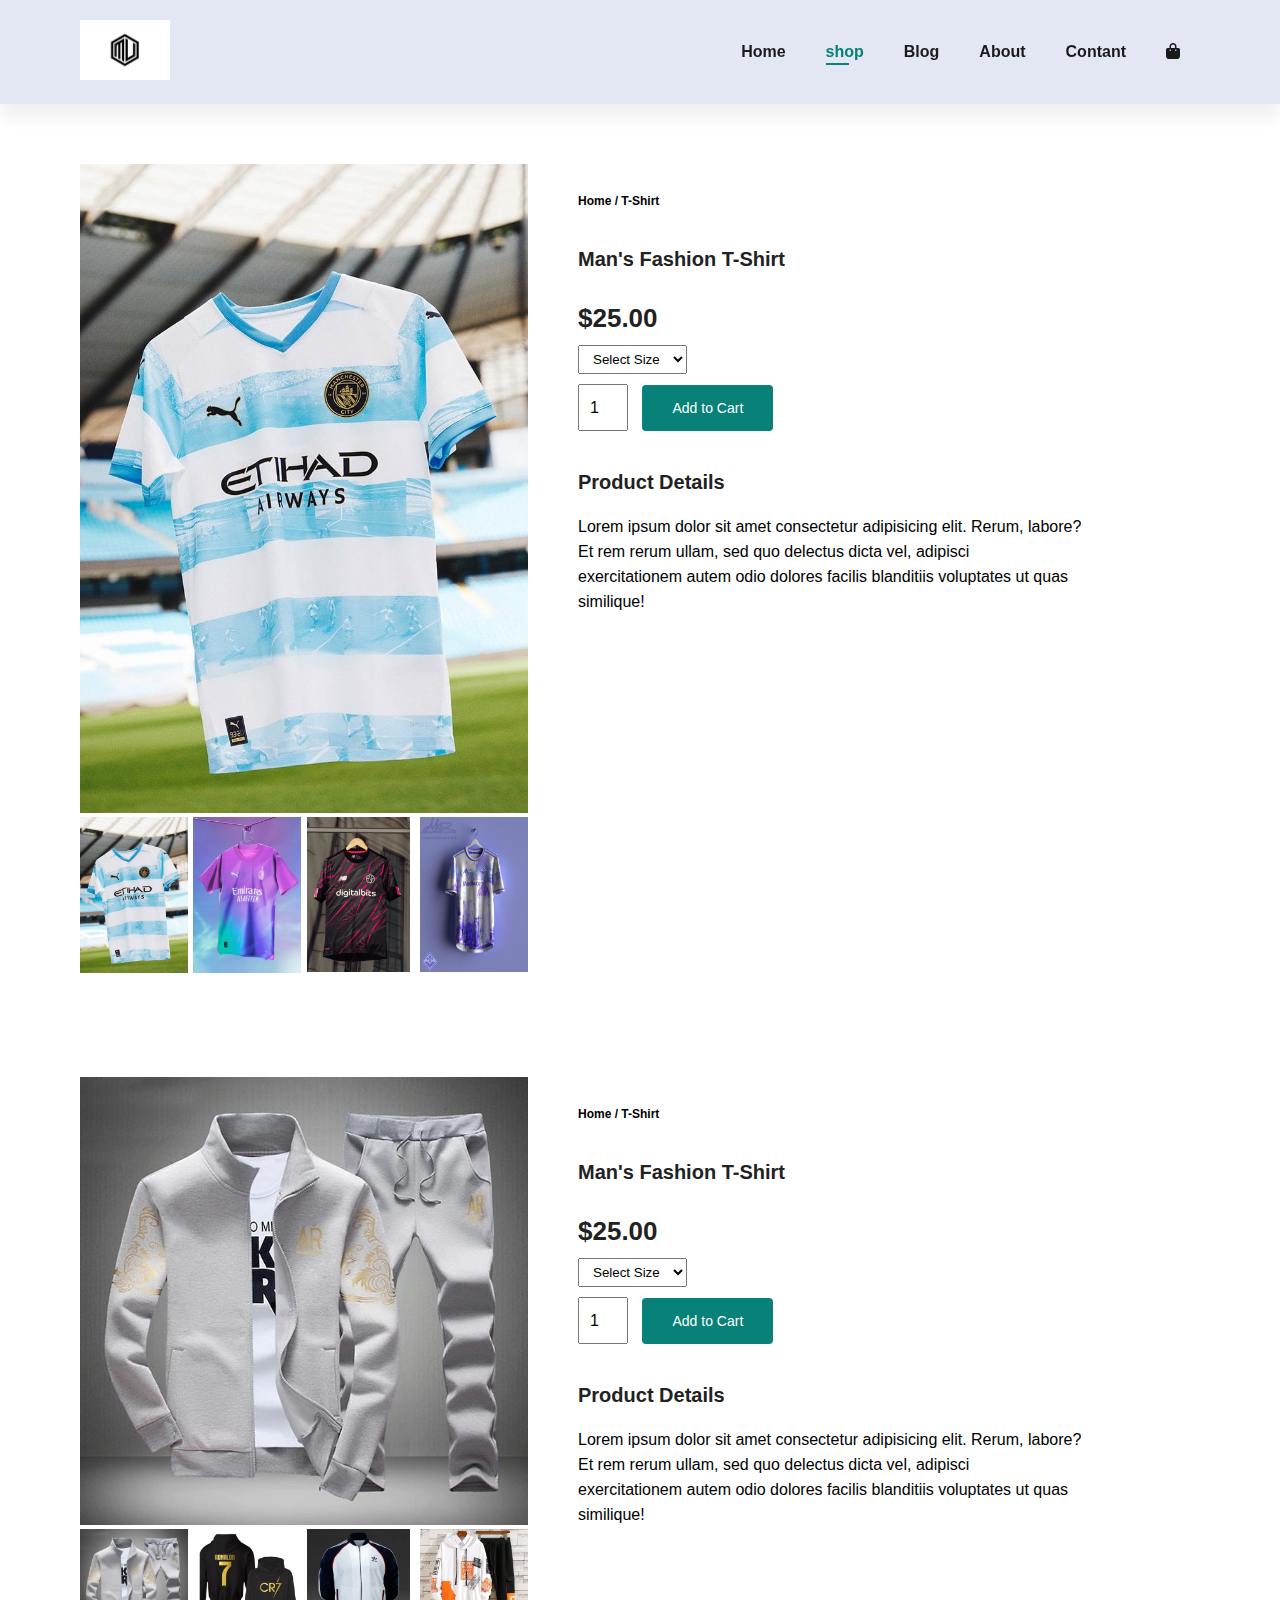
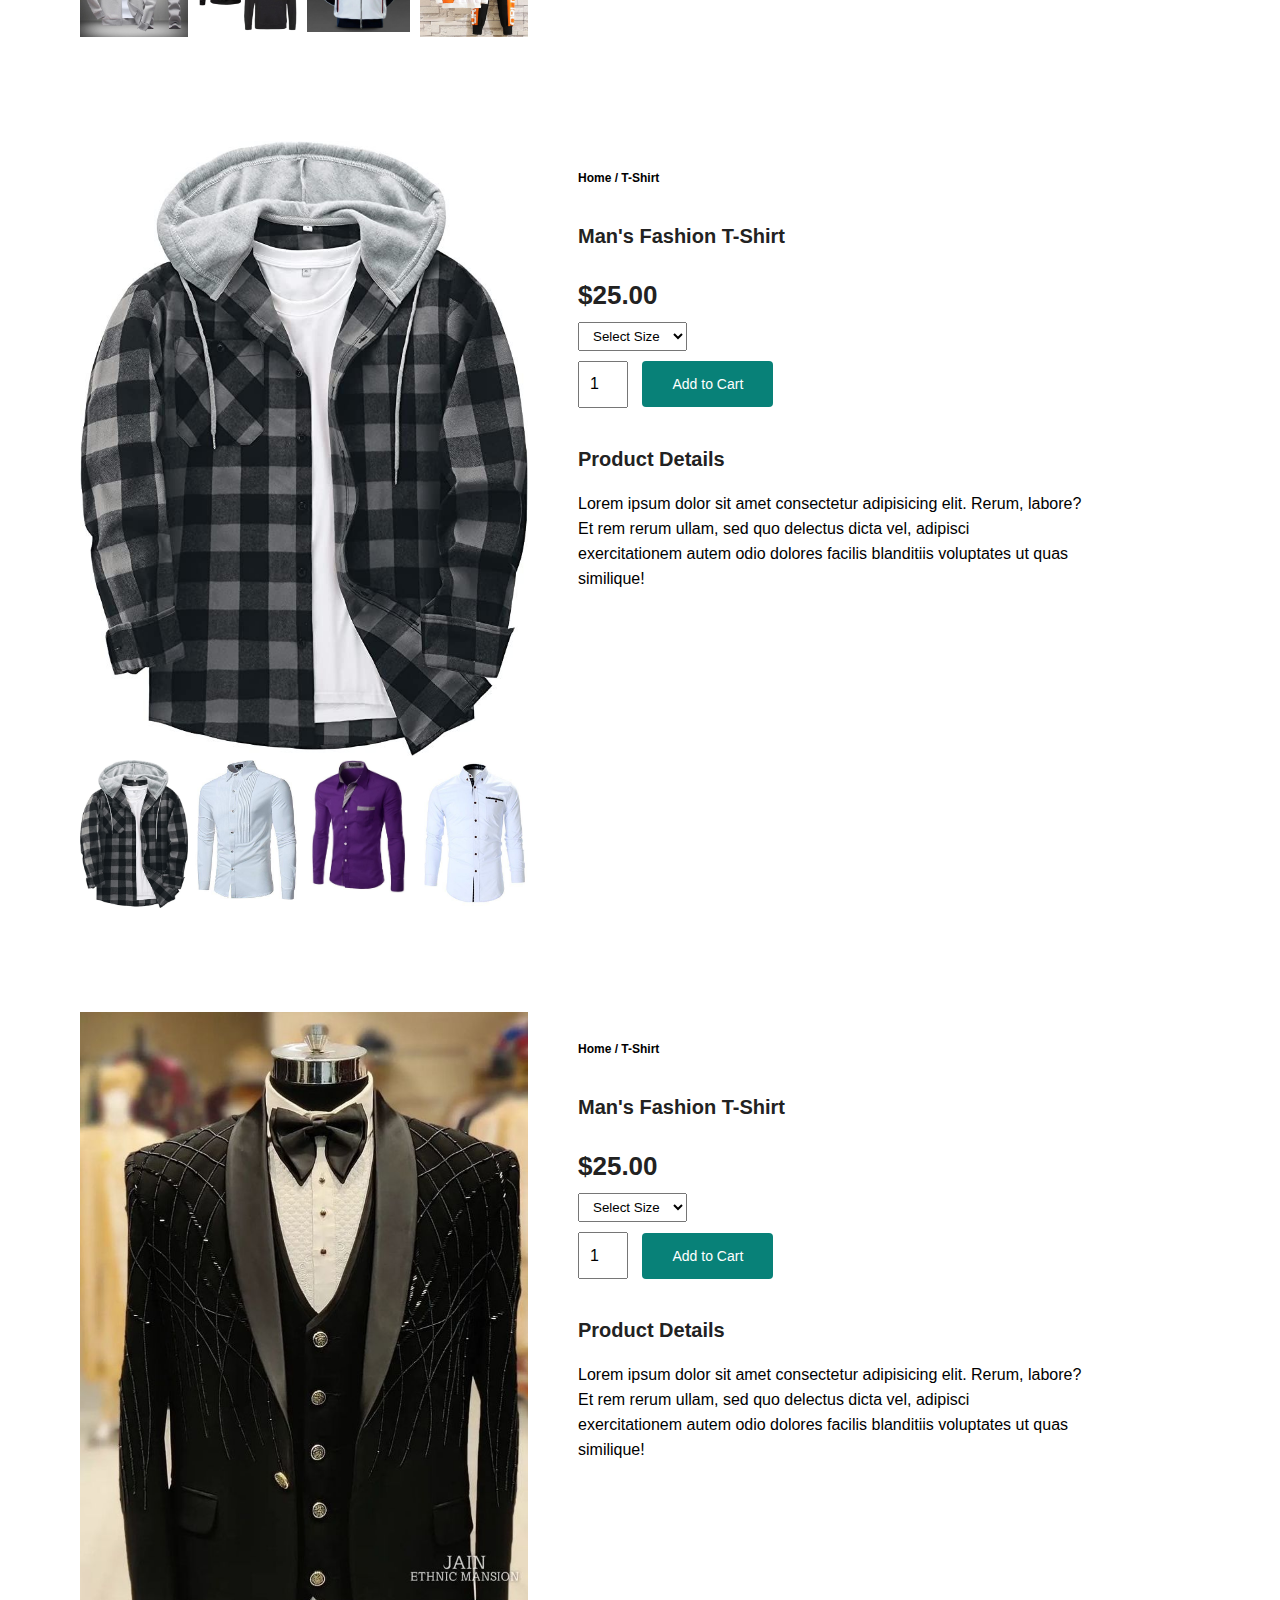
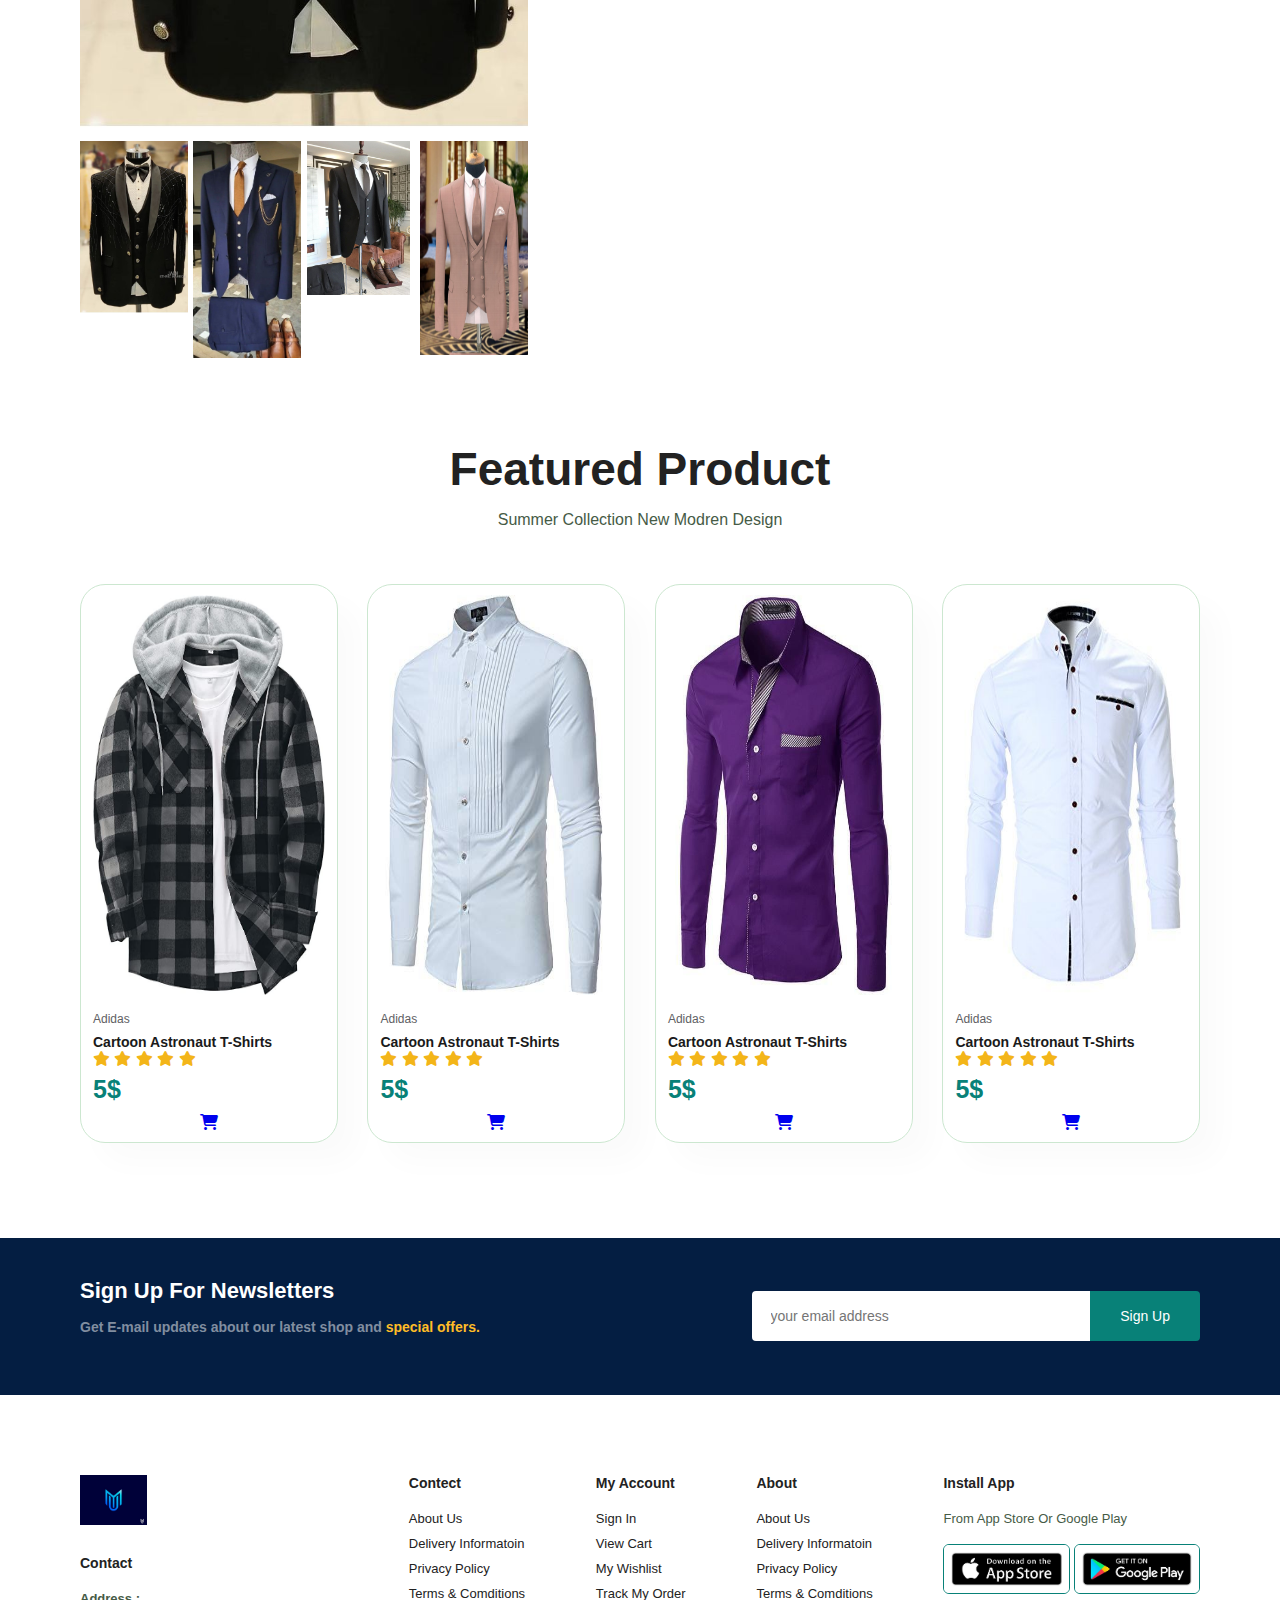
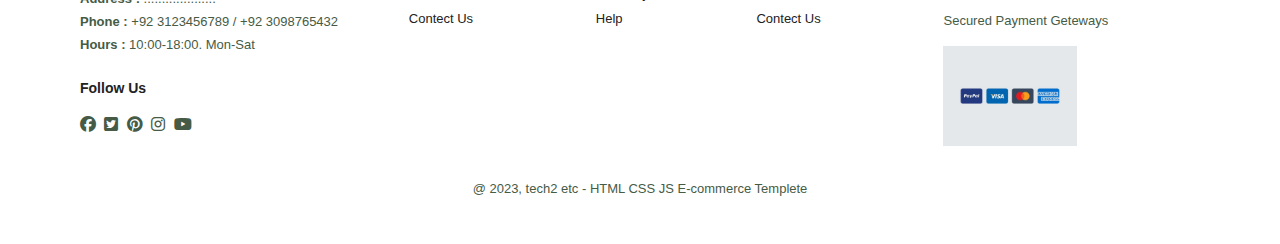
<file: sproduct.html>
<!DOCTYPE html>
<html lang="en">
<head>
    <meta charset="UTF-8">
    <meta name="viewport" content="width=device-width, initial-scale=1.0">
    <title>E-commerce Website</title>
    <link rel="stylesheet" href="https://cdnjs.cloudflare.com/ajax/libs/font-awesome/6.4.2/css/all.min.css">
    <link rel="stylesheet" href="style.css">
</head>
<body>
    <section id="header">
        <a href="#"><img src="img/logo2.jpeg" height="60px" class="logo" alt=""></a>
        <div>
            <ul id="navbar">
                <li><a href="index.html">Home</a></li>
                <li><a class="active" href="shop.html">shop</a></li>
                <li><a href="blog.html">Blog</a></li>
                <li><a href="about.html">About</a></li>
                <li><a href="contact.html">Contant</a></li>
                <li id="lg-bag"><a href="cart.html "><i class="fa-solid fa-bag-shopping"></i></a></li>
                <a href="#" id="close"><i class="far fa-times"></i></a>
            </ul>
        </div>
        <div id="mobile">
            <a href="cart.html "><i class="fa-solid fa-bag-shopping"></i></a>
            <i class="fa-solid fa-outdent"></i>
        </div>
    </section>

    <section id="prodetails" class="section-p1">
        <div class="single-pro-image">
            <img src="img/shirt 4.jpeg" width="100%" id="MainImg" alt="">

            <div class="small-img-group">
                <div class="small-img-col">
                    <img src="img/shirt 4.jpeg" width="100%" class="small-img" alt="">
                </div>
                <div class="small-img-col">
                    <img src="img/shirt 5.jpeg" width="100%" class="small-img" alt="">
                </div>
                <div class="small-img-col">
                    <img src="img/shirt 6.jpeg" width="96%" class="small-img" alt="">
                </div>
                <div class="small-img-col">
                    <img src="img/shirt 8.jpeg" width="100%" height="97%" class="small-img" alt="">
                </div>
            </div>
        </div>

        <div class="single-pro-details">
            <h6>Home / T-Shirt</h6>
            <h4>Man's Fashion T-Shirt</h4>
            <h2>$25.00</h2>
            <select>
                <option>Select Size</option>
                <option>XL</option>
                <option>XXL</option>
                <option>Small</option>
                <option>Large</option>
            </select>
            <input type="number" value="1">
            <button class="normal">Add to Cart</button>
            <h4>Product Details</h4>
            <span>Lorem ipsum dolor sit amet consectetur adipisicing elit. Rerum, labore? <br>
                 Et rem rerum ullam, sed quo delectus dicta vel, adipisci <br>
                  exercitationem autem odio dolores facilis blanditiis voluptates ut quas similique!</span>
        </div>
    </section>

    <section id="prodetails" class="section-p1">
        <div class="single-pro-image">
            <img src="img/Tracksuit.jpeg" width="100%" id="MainImg" alt="">

            <div class="small-img-group">
                <div class="small-img-col">
                    <img src="img/Tracksuit.jpeg" width="100%" class="small-img" alt="">
                </div>
                <div class="small-img-col">
                    <img src="img/Tracksuit-1.jpeg" width="100%" class="small-img" alt="">
                </div>
                <div class="small-img-col">
                    <img src="img/Tracksuit-2.jpeg" width="96%" class="small-img" alt="">
                </div>
                <div class="small-img-col">
                    <img src="img/Tracksuit-3.jpeg" width="100%" height="97%" class="small-img" alt="">
                </div>
            </div>
        </div>

        <div class="single-pro-details">
            <h6>Home / T-Shirt</h6>
            <h4>Man's Fashion T-Shirt</h4>
            <h2>$25.00</h2>
            <select>
                <option>Select Size</option>
                <option>XL</option>
                <option>XXL</option>
                <option>Small</option>
                <option>Large</option>
            </select>
            <input type="number" value="1">
            <button class="normal">Add to Cart</button>
            <h4>Product Details</h4>
            <span>Lorem ipsum dolor sit amet consectetur adipisicing elit. Rerum, labore? <br>
                 Et rem rerum ullam, sed quo delectus dicta vel, adipisci <br>
                  exercitationem autem odio dolores facilis blanditiis voluptates ut quas similique!</span>
        </div>
    </section>

    <section id="prodetails" class="section-p1">
        <div class="single-pro-image">
            <img src="img/Shirt.jpeg" width="100%" id="MainImg" alt="">

            <div class="small-img-group">
                <div class="small-img-col">
                    <img src="img/Shirt.jpeg" width="100%" class="small-img" alt="">
                </div>
                <div class="small-img-col">
                    <img src="img/Shirt-1.jpeg" width="100%" class="small-img" alt="">
                </div>
                <div class="small-img-col">
                    <img src="img/Shirt-2.jpeg" width="96%" class="small-img" alt="">
                </div>
                <div class="small-img-col">
                    <img src="img/Shirt-3.jpeg" width="100%" height="97%" class="small-img" alt="">
                </div>
            </div>
        </div>

        <div class="single-pro-details">
            <h6>Home / T-Shirt</h6>
            <h4>Man's Fashion T-Shirt</h4>
            <h2>$25.00</h2>
            <select>
                <option>Select Size</option>
                <option>XL</option>
                <option>XXL</option>
                <option>Small</option>
                <option>Large</option>
            </select>
            <input type="number" value="1">
            <button class="normal">Add to Cart</button>
            <h4>Product Details</h4>
            <span>Lorem ipsum dolor sit amet consectetur adipisicing elit. Rerum, labore? <br>
                 Et rem rerum ullam, sed quo delectus dicta vel, adipisci <br>
                  exercitationem autem odio dolores facilis blanditiis voluptates ut quas similique!</span>
        </div>
    </section>

    <section id="prodetails" class="section-p1">
        <div class="single-pro-image">
            <img src="img/3-piece.jpeg" width="100%" id="MainImg" alt="">

            <div class="small-img-group">
                <div class="small-img-col">
                    <img src="img/3-piece.jpeg" width="100%" class="small-img" alt="">
                </div>
                <div class="small-img-col">
                    <img src="img/3-piece 1.jpeg" width="100%" class="small-img" alt="">
                </div>
                <div class="small-img-col">
                    <img src="img/3-piece 2.jpeg" width="96%" class="small-img" alt="">
                </div>
                <div class="small-img-col">
                    <img src="img/3-piece 3.jpeg" width="100%" height="97%" class="small-img" alt="">
                </div>
            </div>
        </div>

        <div class="single-pro-details">
            <h6>Home / T-Shirt</h6>
            <h4>Man's Fashion T-Shirt</h4>
            <h2>$25.00</h2>
            <select>
                <option>Select Size</option>
                <option>XL</option>
                <option>XXL</option>
                <option>Small</option>
                <option>Large</option>
            </select>
            <input type="number" value="1">
            <button class="normal">Add to Cart</button>
            <h4>Product Details</h4>
            <span>Lorem ipsum dolor sit amet consectetur adipisicing elit. Rerum, labore? <br>
                 Et rem rerum ullam, sed quo delectus dicta vel, adipisci <br>
                  exercitationem autem odio dolores facilis blanditiis voluptates ut quas similique!</span>
        </div>
    </section>

    <section id="product1" class="section-p1">
        <h2>Featured Product</h2>
        <p>Summer Collection New Modren Design</p>
        <div class="pro-container">
            <div class="pro">
                <img src="img/Shirt.jpeg" height="400px" alt="">
                <div class="des">
                    <span>Adidas</span>
                    <h5>Cartoon Astronaut T-Shirts</h5>
                    <div class="star">
                        <i class="fas fa-star"></i>
                        <i class="fas fa-star"></i>
                        <i class="fas fa-star"></i>
                        <i class="fas fa-star"></i>
                        <i class="fas fa-star"></i>
                    </div>
                    <h4>5$</h4>
                </div>
                <a href="#"><i class="fa-solid fa-cart-shopping"></i></a>
            </div>
            <div class="pro">
                <img src="img/Shirt-1.jpeg" height="400px" alt="">
                <div class="des">
                    <span>Adidas</span>
                    <h5>Cartoon Astronaut T-Shirts</h5>
                    <div class="star">
                        <i class="fas fa-star"></i>
                        <i class="fas fa-star"></i>
                        <i class="fas fa-star"></i>
                        <i class="fas fa-star"></i>
                        <i class="fas fa-star"></i>
                    </div>
                    <h4>5$</h4>
                </div>
                <a href="#"><i class="fa-solid fa-cart-shopping"></i></a>
            </div>
            <div class="pro">
                <img src="img/Shirt-2.jpeg" height="400px" alt="">
                <div class="des">
                    <span>Adidas</span>
                    <h5>Cartoon Astronaut T-Shirts</h5>
                    <div class="star">
                        <i class="fas fa-star"></i>
                        <i class="fas fa-star"></i>
                        <i class="fas fa-star"></i>
                        <i class="fas fa-star"></i>
                        <i class="fas fa-star"></i>
                    </div>
                    <h4>5$</h4>
                </div>
                <a href="#"><i class="fa-solid fa-cart-shopping"></i></a>
            </div>
            <div class="pro">
                <img src="img/Shirt-3.jpeg" height="400px" alt="">
                <div class="des">
                    <span>Adidas</span>
                    <h5>Cartoon Astronaut T-Shirts</h5>
                    <div class="star">
                        <i class="fas fa-star"></i>
                        <i class="fas fa-star"></i>
                        <i class="fas fa-star"></i>
                        <i class="fas fa-star"></i>
                        <i class="fas fa-star"></i>
                    </div>
                    <h4>5$</h4>
                </div>
                <a href="#"><i class="fa-solid fa-cart-shopping"></i></a>
            </div>
        </div>
    </section>

    <section id="newsletter" class="section-p1 section-m1">
        <div class="newstext">
            <h4>Sign Up For Newsletters</h4>
            <p>Get E-mail updates about our latest shop and <span>special offers.</span></p>
        </div>
        <div class="form">
            <input type="text" placeholder="your email address">
            <button class="normal">Sign Up</button>
        </div>
    </section>

    <footer class="section-p1">
        <div class="col">
            <img class="logo" src="img/Mu Logo.jpeg" height="50px" alt="">
            <h4>Contact</h4>
            <p><strong>Address :</strong> ....................</p>
            <p><strong>Phone :</strong> +92 3123456789 / +92 3098765432</p>
            <p><strong>Hours :</strong> 10:00-18:00. Mon-Sat</p>
            <div class="follow">
                <h4>Follow Us</h4>
                <div class="icon">
                    <i class="fa-brands fa-facebook"></i>
                    <i class="fa-brands fa-square-twitter"></i>
                    <i class="fa-brands fa-pinterest"></i>
                    <i class="fa-brands fa-instagram"></i>
                    <i class="fa-brands fa-youtube"></i>
                </div>
        </div>
        <!-- <div class="follow">
            <h4>Follow Us</h4>
            <div class="icon">
                <i class="fa-brands fa-facebook"></i>
                <i class="fa-brands fa-square-twitter"></i>
                <i class="fa-brands fa-pinterest"></i>
                <i class="fa-brands fa-instagram"></i>
                <i class="fa-brands fa-youtube"></i>
            </div> -->
        </div>
        <div class="col">
            <h4>Contect</h4>
            <a href="#">About Us</a>
            <a href="#">Delivery Informatoin</a>
            <a href="#">Privacy Policy</a>
            <a href="#">Terms & Comditions</a>
            <a href="#">Contect Us</a>
        </div>
        <div class="col">
            <h4>My Account</h4>
            <a href="#">Sign In</a>
            <a href="#">View Cart</a>
            <a href="#">My Wishlist</a>
            <a href="#">Track My Order</a>
            <a href="#">Help</a>
        </div>
        <div class="col">
            <h4>About</h4>
            <a href="#">About Us</a>
            <a href="#">Delivery Informatoin</a>
            <a href="#">Privacy Policy</a>
            <a href="#">Terms & Comditions</a>
            <a href="#">Contect Us</a>
        </div>

        <div class="col install">
            <h4>Install App</h4>
            <p>From App Store Or Google Play</p>
            <div class="row">
                <img src="img/store.jpeg" height="50px" alt="">
                <img src="img/play.jpeg" height="50px" alt="">
            </div>
            <p>Secured Payment Geteways</p>
            <img src="img/cart.jpeg" height= "100vh" alt="">
        </div>
        <div class="copyright">
            <p>@ 2023, tech2 etc - HTML CSS JS E-commerce Templete</p>
        </div>

    </footer>

    <script>
        var MainImg = document.getElementById("MainImg");
        var smallimg = document.getElementsByClassName("small-img");

        smallimg[0].onclick = function(){
            MainImg.src = smallimg[0].src;
        }
        smallimg[1].onclick = function(){
            MainImg.src = smallimg[1].src;
        }
        smallimg[2].onclick = function(){
            MainImg.src = smallimg[2].src;
        }
        smallimg[3].onclick = function(){
            MainImg.src = smallimg[3].src;
        }

        var MainImg = document.getElementById("MainImg");
        var smallimg = document.getElementsByClassName("small-img");

        smallimg[4].onclick = function(){
            MainImg.src = smallimg[4].src;
        }
        smallimg[1].onclick = function(){
            MainImg.src = smallimg[5].src;
        }
        smallimg[2].onclick = function(){
            MainImg.src = smallimg[6].src;
        }
        smallimg[3].onclick = function(){
            MainImg.src = smallimg[7].src;
        }

        var MainImg = document.getElementById("MainImg");
        var smallimg = document.getElementsByClassName("small-img");

        smallimg[0].onclick = function(){
            MainImg.src = smallimg[0].src;
        }
        smallimg[1].onclick = function(){
            MainImg.src = smallimg[1].src;
        }
        smallimg[2].onclick = function(){
            MainImg.src = smallimg[2].src;
        }
        smallimg[3].onclick = function(){
            MainImg.src = smallimg[3].src;
        }

        var MainImg = document.getElementById("MainImg");
        var smallimg = document.getElementsByClassName("small-img");

        smallimg[0].onclick = function(){
            MainImg.src = smallimg[0].src;
        }
        smallimg[1].onclick = function(){
            MainImg.src = smallimg[1].src;
        }
        smallimg[2].onclick = function(){
            MainImg.src = smallimg[2].src;
        }
        smallimg[3].onclick = function(){
            MainImg.src = smallimg[3].src;
        }
    </script>


    <script src="script.js"></script>
</body>
</html>
</file>
<file: style.css>
@import url('https://fonts.googleapis.com/css2?family=League+Spartan:wght@100;200;300;400;500;600;700;800;900&display=swap');

*{
    margin: 0;
    padding: 0;
    box-sizing: border-box;
    font-family: 'Spartan', sans-serif;
}

h1 {
    font-size: 50px;
    line-height: 64px;
    color: #222;
}

h2 {
    font-size: 46px;
    line-height: 54px;
    color: #222;
}

h4 {
    font-size: 20px;
    color: #222;
}

h6 {
    font-weight: 700;
    font-size: 12px;
}

p {
    font-size: 16px;
    color: #465b46;
    margin: 15px 0 20px 0;
}

.section-p1 {
    padding: 40px 80px;
}

.section-m1 {
    margin: 40px 0;
}

button.normal {
    font-size: 14px;
    font-weight: 100;
    padding: 15px 30px;
    color: #000;
    background-color: #fff;
    border-radius: 4px;
    cursor: pointer;
    border: none;
    outline: none;
    transition: 0.2s;
}

button.white {
    font-size: 13px;
    font-weight: 600;
    padding: 11px 30px;
    color: #fff;
    background-color: transparent;
    cursor: pointer;
    border: 1px solid #fff;
    outline: none;
    transition: 0.2s;
}

body {
    width: 100%;
}

/*Header start*/

#header{
    display: flex;
    align-items: center;
    justify-content: space-between;
    padding: 20px 80px;
    background: #e3e6f3;
    box-shadow: 0 15px 15px rgb(0, 0, 0, 0.06);
    z-index: 999;
    position: sticky;
    top: 0;
    left: 0;
}

#navbar{
    display: flex;
    align-items: center;
    justify-content: center;
}

#navbar li {
    list-style: none;
    padding: 0 20px;
    position: relative;
}

#navbar li a {
    text-decoration: none;
    font-size: 16px;
    font-weight: 600;
    color: #1a1a1a;
    transition: 0.3s ease;
}

#navbar li a:hover,
#navbar li a.active {
    color: #088178;
}

#navbar li a.active::after,
#navbar li a:hover::after {
    content: "";
    width: 30%;
    height: 20px;
    height: 2px;
    background: #088178;
    position: absolute;
    bottom: -4px;
    left: 20px;
}

#mobile {
    display: none;
    align-items: center;
}

#close {
    display: none;
}

/* Home Page */

#hero {
    background-image: url("img/woman.jpg");
    height: 90vh;
    width: 100%;
    background-size: cover;
    background-position: top 23% right 0;
    padding: 0 80px;
    display: flex;
    flex-direction: column;
    align-items: flex-start;
    justify-content: center;
}

#hero h4 {
    color: #088178;
}

#hero h1 {
    color: #088178;
}

#hero button {
    background-image: url(img/light.jpeg);
    background-color: transparent;
    color: #fff;
    border: 0;
    padding: 15px 40px 15px 35px;
    background-repeat: no-repeat;
    cursor: pointer;
    font-weight: 500;
    font-size: 15px;
}

#hero button:hover {
    color: red;
}

#feature {
    display: flex;
    align-items: center;
    justify-content: space-between;
    flex-wrap: wrap;
}

#feature .fe-box {
    width: 180px;
    text-align: center;
    padding: 25px 15px;
    box-shadow: 20px 20px 34px rgb(0, 0, 0, 0.03);
    border: 1px solid #cce7d0;
    border-radius: 4px;
    margin: 15px 0;
}

#feature .fe-box:hover {
    box-shadow: 30px 30px 74px rgba(70, 62, 221, 0.1);
}

#feature .fe-box img {
    width: 100%;
    margin-bottom: 15px;
}

#feature .fe-box h6 {
    display: inline-block;
    padding: 9px 8px 6px 8px;
    line-height: 1;
    border-radius: 4px;
    color: #088178;
    background-color: #fddde4;
}

#feature .fe-box:nth-child(2) h6 {
    background-color: #cdebbc;
}

#feature .fe-box:nth-child(3) h6 {
    background-color: #cddf48;
}

#feature .fe-box:nth-child(4) h6 {
    background-color: #f6dbf6;
}

#feature .fe-box:nth-child(5) h6 {
    background-color: #fff2e5;
}

#product1 {
    text-align: center;
}

#product1 .pro-container {
    display: flex;
    justify-content: space-between;
    padding-top: 20px;
    flex-wrap: wrap;
}

#product1 .pro {
    width: 23%;
    min-width: 250px;
    padding: 10px 12px;
    border: 1px solid #cce7d0;
    border-radius: 25px;
    cursor: pointer;
    box-shadow: 20px 20px 30px rgba(0, 0, 0, 0.02);
    margin: 15px 0;
    transition: 0.2s ease;
    position: relative;
}

#product1 .pro:hover{
    box-shadow: 20px 20px 30px rgba(0, 0, 0, 0.06);
}

#product1 .pro img {
    width: 100%;
    border-radius: 20px;
}

#product1 .pro .des{
    text-align: start;
    padding: 10px 0;
}

#product1 .pro .des span {
    color: #606063;
    font-size: 12px;
}

#product1 .pro .des h5 {
    padding-top: 7px;
    color: #1a1a1a;
    font-size: 14px;
}

#product1 .pro .des i {
    font-size: 15px;
    color: rgb(243, 181, 25);
}

#product1 .pro .des h4 {
    padding-top: 7px;
    font-size: 25px;
    font-weight: 700;
    color: #088178;
}

#product1 .pro .cart {
    width: 40px;
    height: 40px;
    line-height: 40px;
    border-radius: 50px;
    background-color: #e8f6ea;
    font-weight: 500;
    color: #088178;
    border: 1px solid #cce7d0;
    position: absolute;
    bottom: 20px;
    right: 10px;
}

#banner {
    display: flex;
    flex-direction: column;
    justify-content: center;
    text-align: center;
    align-items: center;
    background-image: url(img/light.jpeg);
    width: 100%;
    height: 40vh;
    background-size: cover;
    background-position: center;
}

#banner h4 {
    color: #fff;
    font-size: 16px;
}

#banner h2 {
    color: #fff;
    font-size: 30px;
    padding: 10px 0;
}

#banner h2 span {
    color: #ef3636;
}

#banner button:hover {
    background: #088178;
    color: #fff;
}

#sm-banner {
    display: flex;
    justify-content: space-between;
    flex-wrap: wrap;
}

#sm-banner .banner-box{
    display: flex;
    flex-direction: column;
    justify-content: center;
    align-items: flex-start;
    background-image: url(img/happy.jpeg);
    min-width: 740px;
    height: 50vh;
    background-size: cover;
    background-position: center;
    padding: 30px;
}

#sm-banner .banner-box2 {
    background-image: url(img/sale.jpeg);
}

#sm-banner h4 {
    color: #fff;
    font-size: 20px;
    font-weight: 300;
}

#sm-banner h2 {
    color: #fff;
    font-size: 28px;
    font-weight: 800;
}

#sm-banner span {
    color: #fff;
    font-size: 17px;
    font-weight: 500;
    padding-bottom: 15px;
}

#sm-banner .banner-box:hover button {
    background: #088178;
    border: 1px solid #088178;
}

#banner3 {
    display: flex;
    justify-content: space-between;
    flex-wrap: wrap;
    padding: 0 80px;
}

#banner3 .banner-box{
    display: flex;
    flex-direction: column;
    justify-content: center;
    align-items: flex-start;
    background-image: url(img/sale-1.jpg);
    min-width: 30%;
    height: 30vh;
    background-size: cover;
    background-position: center;
    padding: 20px;
    margin-bottom: 20px;
}

#banner3 .banner-box2 {
    background-image: url(img/winter.jpeg);
}

#banner3 .banner-box3 {
    background-image: url(img/woman-2.jpeg);
}

#banner3 h2 {
    color: #fff;
    font-weight: 900;
    font-size: 22px;
}

#banner3 h3 {
    color: #ec544e;
    font-weight: 800;
    font-size: 15px;
}

#newsletter {
    display: flex;
    justify-content: space-between;
    flex-wrap: wrap;
    align-items: center;
    /* background-image: ; */
    background-repeat: no-repeat;
    background-position: 20% 30%;
    background-color: #041e42;
}

#newsletter h4 {
    font-size: 22px;
    font-weight: 700;
    color: #fff;
}

#newsletter p {
    font-size: 14px;
    font-weight: 600;
    color: #818ea0;
}

#newsletter p span {
    color: #ffbd27;
}

#newsletter .form {
    display: flex;
    width: 40%;
}

#newsletter input {
    height: 3.125rem;
    padding: 0 1.25em;
    font-size: 14px;
    width: 100%;
    border: 1px solid transparent;
    border-radius: 4px;
    outline: none;
    border-top-right-radius: 0;
    border-bottom-right-radius: 0;
}

#newsletter button {
    background-color: #088178;
    color: #fff;
    white-space: nowrap;
    border-top-left-radius: 0;
    border-bottom-left-radius: 0;
}

/*FOOTER START*/

footer {
    display: flex;
    flex-wrap: wrap;
    justify-content: space-between;
}

footer .col {
    display: flex;
    flex-direction: column;
    align-items: flex-start;
    margin-bottom: 20px;
}

footer .logo {
    margin-bottom: 30px;
}

footer h4 {
    font-size: 14px;
    padding-bottom: 20px;
}

footer p {
    font-size: 13px;
    margin: 0 0 8px 0;
}

footer a {
    font-size: 13px;
    text-decoration: none;
    color: #222;
    margin-bottom: 10px;
}

footer .follow{
    margin-top: 20px;
}

footer .follow i{
    color: #465b46;
    padding-right: 4px;
    cursor: pointer;
}

footer .install .row img {
    border: 1px solid #088178;
    border-radius: 6px;
}

footer .install img {
    margin: 10px 0 15px 0;
}

footer .follow i:hover,
footer a:hover {
    color: #ff0000;
}

footer .copyright {
    width: 100%;
    text-align: center;
}

/*SHOP PAGE#*/

#page-header {
    background-image: url(img/back.jpeg);
    width: 100%;
    height: 35vh;
    background-size: cover;
    display: flex;
    justify-content: center;
    text-align: center;
    flex-direction: column;
    padding: 14px;
}

#page-header h2,
#page-header p {
    color: #fff;
}

#pagination {
    text-align: center;
}

#pagination a {
    text-decoration: none;
    background-color: #088178;
    padding: 15px 20px;
    border-radius: 4px;
    color: #fff;
    font-weight: 600;
}

#pagination a i {
    font-size: 16px;
    font-weight: 600;
}

/*SINGLE PRODUCT*/

#prodetails {
    display: flex;
    margin-top: 20px;
}

#prodetails .single-pro-image {
    width: 40%;
    margin-right: 50px;
}

.small-img-group {
    display: flex;
    justify-content: space-between;
}

.small-img-col {
    flex-basis: 24%;
    cursor: pointer;
}

#prodetails .single-pro-details {
    width: 50%;
    padding-top: 30px;
}

#prodetails .single-pro-details h4 {
    padding: 40px 0 20px 0;
}

#prodetails .single-pro-details h2 {
    font-size: 26px;
}

#prodetails .single-pro-details select {
    display: block;
    padding: 5px 10px;
    margin-bottom: 10px;
}

#prodetails .single-pro-details input {
    width: 50px;
    height: 47px;
    padding-left: 10px;
    font-size: 16px;
    margin-right: 10px;
}

#prodetails .single-pro-details input:focus {
    outline: none;
}

#prodetails .single-pro-details button {
    background: #088178;
    color: #fff;
}

#prodetails .single-pro-details span {
    line-height: 25px;
}

/*BLOG PAGE*/

#page-header .blog-header {
    background-image: url(img/read\ book.jpeg);
}

#blog {
    padding: 150px 150px 0 150px;
}

#blog .blog-box {
    display: flex;
    align-items: center;
    width: 100%;
    position: relative;
    padding-bottom: 90px;
}

#blog .blog-img {
    width: 60%;
    margin-right: 40px;
}

#blog img {
    width: 100%;
    height: 300px;
    object-fit: cover;
}

/* #blog .blog-details {
    width: 60%;
} */

#blog .blog-details a {
    text-decoration: none;
    font-size: 11px;
    color: #000;
    font-weight: 700;
    position: relative;
    transition: 0.3s;
}

#blog .blog-details a::after {
    content: "";
    width: 50px;
    height: 1px;
    background-color: #000;
    position: absolute;
    top: 4px;
    right: -60px;   
}

#blog .blog-details a:hover {
    color: red;
}

#blog .blog-details a:hover::after {
    background-color: red;
}

#blog .blog-box h1 {
    position: absolute;
    top: -40px;
    left: 0;
    font-size: 70px;
    font-weight: 700;
    color: #c9cbce;
    z-index: -7;
}

/* ABOUT PAGE */

#page-header .about-header {
    background-image: url(img/billdings.jpeg);
}

#about-head {
    display: flex;
    align-items: center;
}

#about-head img {
    width: 50%;
    height: auto;
}

#about-head div {
    padding-left: 40px;
}

#about-app {
    text-align: center;
}

#about-app .video {
    width: 70%;
    height: 100%;
    margin: 30px auto 0 auto;
}

#about-app .video video {
    width: 100%;
    height: 100%;
    border-radius: 20px;
}

/*CONTACT PAGE */

 #contact-details {
    display: flex;
    align-items: center;
    justify-content: space-between;
}

#contact-details .details {
    width: 40%;
}

#contact-details .details span,
#form-details form span {
    font-size: 12px;
}

#contact-details .details h2,
#form-details form h2 {
    font-size: 26px;
    line-height: 35px;
    padding: 20px 0;
}

#contact-details .details h3 {
    font-size: 16px;
    padding-bottom: 15px;
}

#contact-details .details li {
    list-style: none;
    display: flex;
    padding: 10px 0;
}

#contact-details .details li i {
    font-size: 14px;
    padding-right: 22px;
}

#contact-details .details li p {
    margin: 0;
    font-size: 14px;
}

#contact-details .map {
    width: 55%;
    height: 400px;
}

#contact-details .map iframe {
    width: 100%;
    height: 100%;
}

#form-details {
    display: flex;
    justify-content: space-between;
    margin: 30px;
    padding: 80px;
    border: 1px solid #e1e1e1;
}

#form-details form {
    width: 65%;
    display: flex;
    flex-direction: column;
    align-items: flex-start;
}

#form-details form input,
#form-details form textarea {
    width: 100%;
    padding: 12px 15px;
    outline: none;
    margin-bottom: 20px;
    border: 1px solid #e1e1e1;
}

#form-details form button {
    background-color: #088178;
    color: #fff;
}

#form-details form button:hover {
    color: #ef3636;
}

#form-details .people div {
    padding-bottom: 25px;
    display: flex;
    align-items: flex-start;
}

#form-details .people div img {
    width: 65px;
    height: 65px;
    object-fit: cover;
    margin-right: 15px;
}

#form-details .people div p {
    margin: 0;
    font-size: 13px;
    line-height: 25px;
}

#form-details .people div p span {
    display: block;
    font-size: 16px;
    font-weight: 600;
    color: #000;
}

/* CART PAGE */

#cart {
    overflow-x: auto;
}

#cart table{
    width: 100%;
    border-collapse: collapse;
    table-layout: fixed;
    white-space: nowrap;
}

#cart table img {
    width: 70px;
}

#cart table td:nth-child(1) {
    width: 100px;
    text-align: center;
}

#cart table td:nth-child(2) {
    width: 150px;
    text-align: center;
}

#cart table td:nth-child(3) {
    width: 250px;
    text-align: center;
}

#cart table td:nth-child(4),
#cart table td:nth-child(5),
#cart table td:nth-child(6) {
    width: 150px;
    text-align: center;
}

#cart table td:nth-child(5) input {
    width: 70px;
    padding: 10px 5px 10px 15px;
}

#cart table thead {
    border: 1px solid #e2e9e2;
    border-left: none;
    border-right: none;
}

#cart table thead td {
    font-weight: 700;
    text-transform: uppercase;
    font-size: 13px;
    padding: 18px 0;
}

#cart table tbody tr td {
    padding-top: 15px;
}

#cart table tbody td {
    font-size: 13px;
}

#cart-add {
    display: flex;
    flex-wrap: wrap;
    justify-content: space-between;
}

#coupon {
    width: 50%;
    margin-bottom: 30px;
}

#coupon h3 {
    padding-bottom: 15px;
}

#coupon input {
    padding: 10px 20px;
    outline: none;
    width: 60%;
    margin-right: 10px;
    border: 1px solid #e2e9e2;
}

#coupon button {
    background-color: #088178;
    color: #fff;
    padding: 12px 20px;
}

#subtotal {
    width: 50%;
    margin-bottom: 30px;
    border: 1px solid #e2e9e2;
    padding: 30px;
}

#subtotal table {
    border-collapse: collapse;
    width: 100%;
    margin-bottom: 20px;
}

#subtotal table td {
    width: 50%;
    border: 1px solid #e2e9e2;
    padding: 10px;
    font-size: 13px;
}

#subtotal h3 {
    padding-bottom: 15px;
}

#subtotal button {
    background-color: #088178;
    color: #fff;
    padding: 12px 20px;
}

#subtotal button:hover {
    color: #0000ff;
}

#cart table td:hover {
    color: #ff0000;
}

/* START MEDIA QUERY */

@media (max-width: 799px) {
    .section-p1 {
        padding: 40px 40px;
    }
    #navbar {
        display: flex;
        flex-direction: column;
        align-items: flex-start;
        justify-content: flex-start;
        position: fixed;
        top: 0;
        right: -300px;
        height: 100vh;
        width: 300px;
        background-color: #E3E6F3;
        box-shadow: 0 40px 60px rgba(0, 0, 0, 0.1);
        padding: 80px 0 0 10px;
        transition: 0.3s;
    }

    #navbar .active {
        right: 0px;
    }
    
    #navbar li {
        margin-bottom: 25px;
    }
    
    #mobile {
        display: flex;
        align-items: center;
    }
    
    #mobile i{
        color: #1a1a1a;
        font-size: 24px;
        padding-left: 20px;
    }
    
    #close {
        display: initial;
        position: absolute;
        top: 30px;
        left: 30px;
        color: #222;
        font-size: 24px;
    }
    
    #lg-bag {
        display: none;
    }
    
    #hero {
        height: 70vh;
        padding: 0 80px;
        background-position: top 30% right 30%;
    }

    #feature {
        justify-content: center;
    }

    #feature .fe-box {
        margin: 25px 25px;
    }

    #product1 .pro-container {
        justify-content: center;
    }

    #product1 .pro {
        margin: 25px;
    }

    #banner {
        height: 20vh;
    }

    #sm-banner .banner-box {
        min-width: 100%;
        height: 30vh;
    }

    #banner3 {
        padding: 0 40px;
    }

    #banner3 .banner-box {
        width: 28%;
    }

    #newsletter .form {
        width: 70%;
    }

    /*CONTACT PAGE */

    #form-details {
        padding: 40px;
    }

    #form-details form {
        width: 50%;
    }
}

@media (max-width: 477px) {
    .section-p1 {
        padding: 20px;
    }

    #header {
        padding: 10px 30px;
    }

    h1 {
        font-size: 38px;
    }

    h2 {
        font-size: 32px;
    }

    #hero {
        padding: 0 20px;
        background-position: 55%;
    }

    #feature {
        justify-content: space-between;
    }

    #feature .fe-box {
        width: 155px;
        margin: 0 0 15px 0;
    }

    #product1 .pro {
        width: 100%;
    }

    #banner {
        height: 40vh;
    }

    #sm-banner .banner-box {
        height: 40vh;
    }

    #sm-banner .banner-box2 {
        margin-top: 20px;
    }

    #banner3 {
        padding: 0 20px;
    }

    #banner3 .banner-box {
        width: 100%;
    }

    #newsletter {
        padding: 40px 20px;
    }

    #newsletter .form {
        width: 100%;
    }

    footer .copyright {
        text-align: start;
    }

    /*Single Product*/

    #prodetails {
        display: flex;
        flex-direction: column;
    }

    #prodetails .single-pro-image {
        width: 100%;
        margin-right: 0px;
    }

    #prodetails .single-pro-details {
        width: 100%;
    }

    /* SINGLE PAGE */

    #blog {
        padding: 100px 20px 0 20px;
    }

    #blog .blog-box {
        display: flex;
        flex-direction: column;
        align-items: flex-start;
    }

    #blog .blog-img {
        width: 100%;
        margin-right: 0px;
        margin-bottom: 30px;
    }

    #blog .blog-details {
        width: 100%;
    }

    /* ABOUT PAGE*/

    #about-head {
        flex-direction: column;
    }

    #about-head img {
        width: 100%;
        margin-bottom: 20px;
    }

    #about-head div{
        padding-left: 0px;
    }

    #about-head .image {
        width: 100%;
    }

    /* CONTACT PAGE */

    #contact-details {
        flex-direction: column;
    }

    #contact-details .details {
        width: 100%;
    }

    #form-details {
        margin: 10px;
        padding: 30px 10px;
        flex-wrap: wrap;
    }

    #form-details form {
        width: 100%;
        margin-bottom: 30px;
    }

    /* CART PAGE */

    #cart-add {
        flex-direction: column;
    }

    #coupon {
        width: 100%;
    }

    #subtotal {
        width: 100%;
        padding: 20px;
    }
}
</file>
